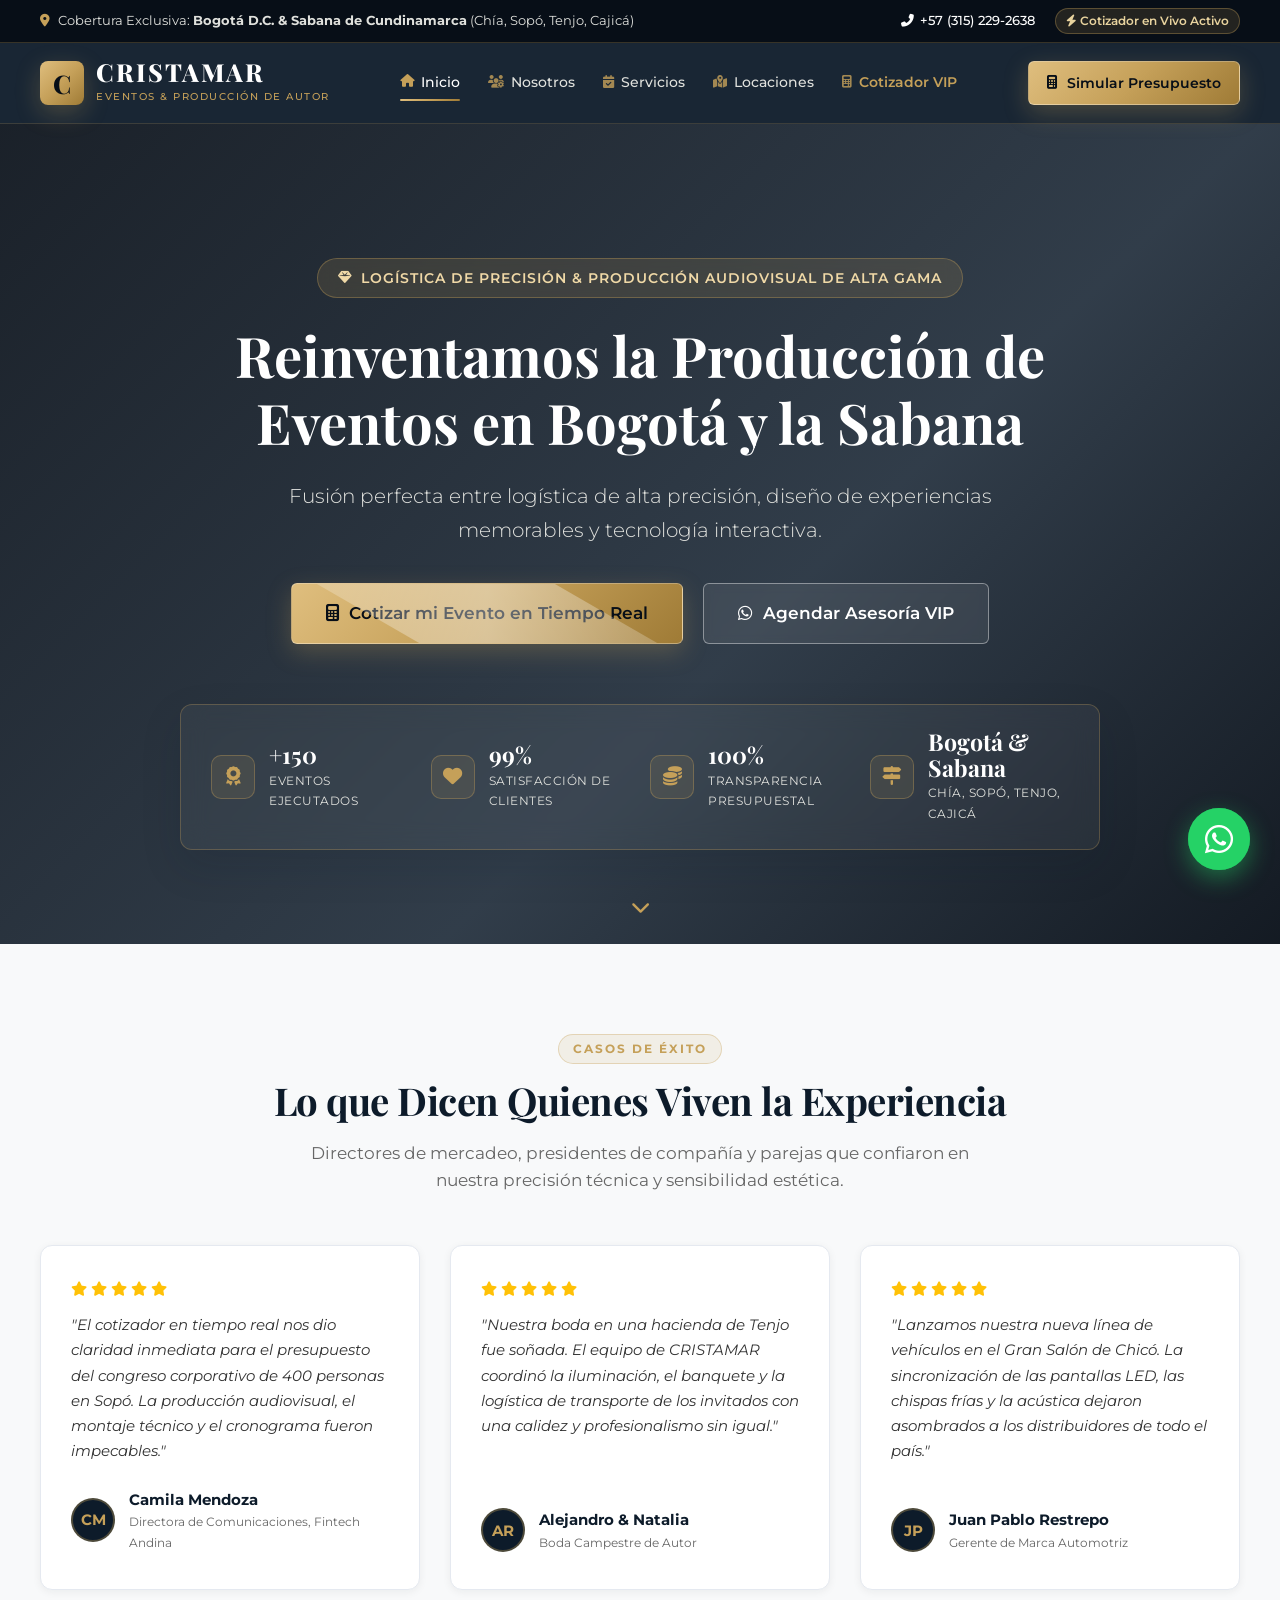
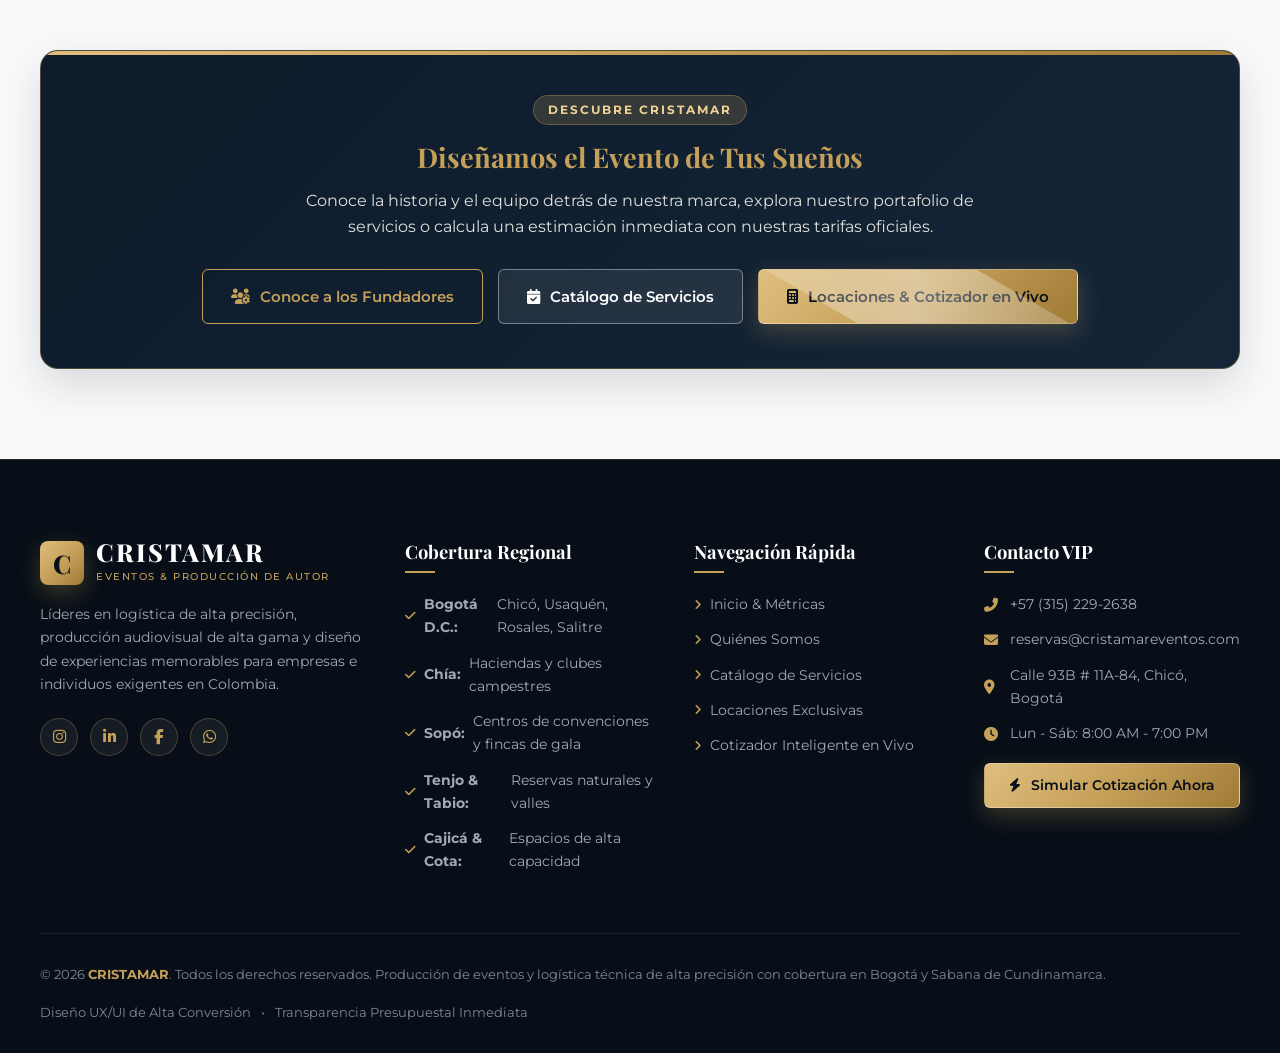
<file: index.html>
<!DOCTYPE html>
<html lang="es">
<head>
  <meta charset="UTF-8">
  <meta name="viewport" content="width=device-width, initial-scale=1.0">
  <title>CRISTAMAR | Producción de Eventos Corporativos, Bodas de Autor y Logística Técnica</title>
  <meta name="description" content="CRISTAMAR: Eventos corporativos de alta precisión, bodas de autor y logística técnica audiovisual en Bogotá y la Sabana de Cundinamarca (Chía, Sopó, Tenjo, Cajicá). Cotiza en tiempo real.">
  <meta name="keywords" content="eventos corporativos Bogotá, bodas de autor Sabana de Cundinamarca, producción audiovisual Chía Sopó Tenjo, cotizador eventos Bogotá, logística técnica eventos">
  
  <!-- Favicon -->
  <link rel="icon" href="data:image/svg+xml,<svg xmlns=%22http://www.w3.org/2000/svg%22 viewBox=%220 0 100 100%22><text y=%22.9em%22 font-size=%2290%22>✨</text></svg>">

  <!-- Google Fonts: Playfair Display & Montserrat -->
  <link rel="preconnect" href="https://fonts.googleapis.com">
  <link rel="preconnect" href="https://fonts.gstatic.com" crossorigin>
  <link href="https://fonts.googleapis.com/css2?family=Montserrat:ital,wght@0,300;0,400;0,500;0,600;0,700;1,400&family=Playfair+Display:ital,wght@0,500;0,600;0,700;0,800;1,600&display=swap" rel="stylesheet">

  <!-- Font Awesome Icons -->
  <link rel="stylesheet" href="https://cdnjs.cloudflare.com/ajax/libs/font-awesome/6.5.1/css/all.min.css">

  <!-- Custom CSS -->
  <link rel="stylesheet" href="styles.css">
</head>
<body>

  <!-- Top Announcement Bar -->
  <div class="top-announcement-bar">
    <div class="container announcement-content">
      <div class="announcement-item">
        <i class="fas fa-map-marker-alt"></i>
        <span>Cobertura Exclusiva: <strong>Bogotá D.C. &amp; Sabana de Cundinamarca</strong> (Chía, Sopó, Tenjo, Cajicá)</span>
      </div>
      <div class="announcement-actions">
        <a href="tel:+573152292638" class="contact-quick-link"><i class="fas fa-phone-alt"></i> +57 (315) 229-2638</a>
        <a href="locaciones.html#cotizador" class="top-badge-cta"><i class="fas fa-bolt"></i> Cotizador en Vivo Activo</a>
      </div>
    </div>
  </div>

  <!-- Header & Navigation -->
  <header class="site-header" id="header">
    <div class="container header-container">
      <!-- Brand Logo -->
      <a href="index.html" class="brand-logo" aria-label="CRISTAMAR Inicio">
        <div class="logo-symbol">C</div>
        <div class="logo-text">
          <span class="logo-main">CRISTAMAR</span>
          <span class="logo-tagline">Eventos &amp; Producción de Autor</span>
        </div>
      </a>

      <!-- Desktop Nav -->
      <nav class="main-nav" id="main-nav" aria-label="Navegación Principal">
        <ul class="nav-links">
          <li><a href="index.html" class="nav-link active"><i class="fas fa-home"></i> Inicio</a></li>
          <li><a href="nosotros.html" class="nav-link"><i class="fas fa-users-cog"></i> Nosotros</a></li>
          <li><a href="servicios.html" class="nav-link"><i class="fas fa-calendar-check"></i> Servicios</a></li>
          <li><a href="locaciones.html" class="nav-link"><i class="fas fa-map-marked-alt"></i> Locaciones</a></li>
          <li><a href="locaciones.html#cotizador" class="nav-link nav-highlight"><i class="fas fa-calculator"></i> Cotizador VIP</a></li>
        </ul>
        <div class="mobile-nav-cta">
          <a href="locaciones.html#cotizador" class="btn btn-gold btn-block" id="btn-mobile-nav-quote">
            <i class="fas fa-calculator"></i> Simular Cotización en Vivo
          </a>
          <a href="tel:+573152292638" class="mobile-phone-link">
            <i class="fas fa-phone-alt"></i> +57 (315) 229-2638
          </a>
        </div>
      </nav>

      <!-- Action Button & Mobile Burger -->
      <div class="header-actions">
        <a href="locaciones.html#cotizador" class="btn btn-gold btn-sm d-none-mobile">
          <i class="fas fa-calculator"></i> Simular Presupuesto
        </a>
        <button class="menu-toggle" id="menu-toggle" aria-label="Abrir Menú">
          <span class="burger-bar"></span>
          <span class="burger-bar"></span>
          <span class="burger-bar"></span>
        </button>
      </div>
    </div>
  </header>

  <main>
    <!-- 1. HERO SECTION (#inicio) -->
    <section class="hero-section" id="inicio">
      <div class="hero-overlay"></div>
      <div class="container hero-content">
        <div class="hero-badge">
          <i class="fas fa-gem"></i> Logística de Precisión &amp; Producción Audiovisual de Alta Gama
        </div>
        <h1 class="hero-title">
          Reinventamos la Producción de Eventos en Bogotá y la Sabana
        </h1>
        <p class="hero-subtitle">
          Fusión perfecta entre logística de alta precisión, diseño de experiencias memorables y tecnología interactiva.
        </p>
        <div class="hero-actions">
          <a href="locaciones.html#cotizador" class="btn btn-gold btn-lg btn-glow">
            <i class="fas fa-calculator"></i> Cotizar mi Evento en Tiempo Real
          </a>
          <a href="https://wa.me/573152292638?text=Hola%20CRISTAMAR%2C%20deseo%20agendar%20una%20Asesor%C3%ADa%20VIP%20para%20un%20evento." target="_blank" rel="noopener noreferrer" class="btn btn-outline-white btn-lg" id="btn-hero-asesoria">
            <i class="fab fa-whatsapp"></i> Agendar Asesoría VIP
          </a>
        </div>

        <!-- Barra de Métricas -->
        <div class="metrics-bar">
          <div class="metric-item">
            <div class="metric-icon"><i class="fas fa-award"></i></div>
            <div class="metric-info">
              <span class="metric-number">+150</span>
              <span class="metric-label">Eventos Ejecutados</span>
            </div>
          </div>
          <div class="metric-separator"></div>
          <div class="metric-item">
            <div class="metric-icon"><i class="fas fa-heart"></i></div>
            <div class="metric-info">
              <span class="metric-number">99%</span>
              <span class="metric-label">Satisfacción de Clientes</span>
            </div>
          </div>
          <div class="metric-separator"></div>
          <div class="metric-item">
            <div class="metric-icon"><i class="fas fa-coins"></i></div>
            <div class="metric-info">
              <span class="metric-number">100%</span>
              <span class="metric-label">Transparencia Presupuestal</span>
            </div>
          </div>
          <div class="metric-separator"></div>
          <div class="metric-item">
            <div class="metric-icon"><i class="fas fa-map-signs"></i></div>
            <div class="metric-info">
              <span class="metric-number">Bogotá &amp; Sabana</span>
              <span class="metric-label">Chía, Sopó, Tenjo, Cajicá</span>
            </div>
          </div>
        </div>
      </div>
      
      <!-- Scroll down indicator -->
      <a href="#testimonios" class="scroll-down-indicator" aria-label="Desplazar hacia testimonios">
        <i class="fas fa-chevron-down"></i>
      </a>
    </section>

    <!-- 2. TESTIMONIOS Y CONFIANZA (#testimonios) -->
    <section class="section section-testimonios bg-light" id="testimonios">
      <div class="container">
        <div class="section-header text-center">
          <span class="section-tag">CASOS DE ÉXITO</span>
          <h2 class="section-title">Lo que Dicen Quienes Viven la Experiencia</h2>
          <p class="section-description">
            Directores de mercadeo, presidentes de compañía y parejas que confiaron en nuestra precisión técnica y sensibilidad estética.
          </p>
        </div>

        <div class="testimonials-grid">
          
          <div class="testimonial-card">
            <div class="testimonial-stars">
              <i class="fas fa-star"></i><i class="fas fa-star"></i><i class="fas fa-star"></i><i class="fas fa-star"></i><i class="fas fa-star"></i>
            </div>
            <p class="testimonial-quote">
              "El cotizador en tiempo real nos dio claridad inmediata para el presupuesto del congreso corporativo de 400 personas en Sopó. La producción audiovisual, el montaje técnico y el cronograma fueron impecables."
            </p>
            <div class="testimonial-author">
              <div class="author-avatar">CM</div>
              <div class="author-details">
                <strong>Camila Mendoza</strong>
                <span>Directora de Comunicaciones, Fintech Andina</span>
              </div>
            </div>
          </div>

          <div class="testimonial-card">
            <div class="testimonial-stars">
              <i class="fas fa-star"></i><i class="fas fa-star"></i><i class="fas fa-star"></i><i class="fas fa-star"></i><i class="fas fa-star"></i>
            </div>
            <p class="testimonial-quote">
              "Nuestra boda en una hacienda de Tenjo fue soñada. El equipo de CRISTAMAR coordinó la iluminación, el banquete y la logística de transporte de los invitados con una calidez y profesionalismo sin igual."
            </p>
            <div class="testimonial-author">
              <div class="author-avatar">AR</div>
              <div class="author-details">
                <strong>Alejandro &amp; Natalia</strong>
                <span>Boda Campestre de Autor</span>
              </div>
            </div>
          </div>

          <div class="testimonial-card">
            <div class="testimonial-stars">
              <i class="fas fa-star"></i><i class="fas fa-star"></i><i class="fas fa-star"></i><i class="fas fa-star"></i><i class="fas fa-star"></i>
            </div>
            <p class="testimonial-quote">
              "Lanzamos nuestra nueva línea de vehículos en el Gran Salón de Chicó. La sincronización de las pantallas LED, las chispas frías y la acústica dejaron asombrados a los distribuidores de todo el país."
            </p>
            <div class="testimonial-author">
              <div class="author-avatar">JP</div>
              <div class="author-details">
                <strong>Juan Pablo Restrepo</strong>
                <span>Gerente de Marca Automotriz</span>
              </div>
            </div>
          </div>

        </div>

        <!-- Banner de Navegación hacia las otras secciones -->
        <div style="margin-top: 60px;">
          <div class="card-luxury text-center" style="padding: 44px 24px; background: linear-gradient(135deg, #0D1B2A 0%, #152538 100%); border: 1px solid var(--color-border-gold); border-radius: var(--radius-lg); color: #FFFFFF;">
            <span class="section-tag tag-gold" style="margin-bottom: 15px; display: inline-block;">DESCUBRE CRISTAMAR</span>
            <h3 style="color: var(--color-accent); font-family: var(--font-serif); margin-bottom: 14px; font-size: 1.7rem;">Diseñamos el Evento de Tus Sueños</h3>
            <p style="color: var(--color-text-light); max-width: 680px; margin: 0 auto 30px auto; line-height: 1.6;">
              Conoce la historia y el equipo detrás de nuestra marca, explora nuestro portafolio de servicios o calcula una estimación inmediata con nuestras tarifas oficiales.
            </p>
            <div style="display: flex; gap: 15px; justify-content: center; flex-wrap: wrap;">
              <a href="nosotros.html" class="btn btn-outline-gold">
                <i class="fas fa-users-cog"></i> Conoce a los Fundadores
              </a>
              <a href="servicios.html" class="btn btn-outline-white">
                <i class="fas fa-calendar-check"></i> Catálogo de Servicios
              </a>
              <a href="locaciones.html#cotizador" class="btn btn-gold btn-glow">
                <i class="fas fa-calculator"></i> Locaciones &amp; Cotizador en Vivo
              </a>
            </div>
          </div>
        </div>

      </div>
    </section>
  </main>

  <!-- FOOTER -->
  <footer class="site-footer">
    <div class="container">
      <div class="footer-top-grid">
        
        <!-- Brand Info -->
        <div class="footer-col brand-col">
          <div class="brand-logo footer-logo">
            <div class="logo-symbol">C</div>
            <div class="logo-text">
              <span class="logo-main">CRISTAMAR</span>
              <span class="logo-tagline">Eventos &amp; Producción de Autor</span>
            </div>
          </div>
          <p class="footer-about-text">
            Líderes en logística de alta precisión, producción audiovisual de alta gama y diseño de experiencias memorables para empresas e individuos exigentes en Colombia.
          </p>
          <div class="footer-social-links">
            <a href="https://instagram.com" target="_blank" rel="noopener noreferrer" aria-label="Instagram"><i class="fab fa-instagram"></i></a>
            <a href="https://linkedin.com" target="_blank" rel="noopener noreferrer" aria-label="LinkedIn"><i class="fab fa-linkedin-in"></i></a>
            <a href="https://facebook.com" target="_blank" rel="noopener noreferrer" aria-label="Facebook"><i class="fab fa-facebook-f"></i></a>
            <a href="https://wa.me/573152292638" target="_blank" rel="noopener noreferrer" aria-label="WhatsApp"><i class="fab fa-whatsapp"></i></a>
          </div>
        </div>

        <!-- Cobertura Local -->
        <div class="footer-col">
          <h4 class="footer-heading">Cobertura Regional</h4>
          <ul class="footer-list">
            <li><i class="fas fa-check"></i> <strong>Bogotá D.C.:</strong> Chicó, Usaquén, Rosales, Salitre</li>
            <li><i class="fas fa-check"></i> <strong>Chía:</strong> Haciendas y clubes campestres</li>
            <li><i class="fas fa-check"></i> <strong>Sopó:</strong> Centros de convenciones y fincas de gala</li>
            <li><i class="fas fa-check"></i> <strong>Tenjo &amp; Tabio:</strong> Reservas naturales y valles</li>
            <li><i class="fas fa-check"></i> <strong>Cajicá &amp; Cota:</strong> Espacios de alta capacidad</li>
          </ul>
        </div>

        <!-- Enlaces Rápidos -->
        <div class="footer-col">
          <h4 class="footer-heading">Navegación Rápida</h4>
          <ul class="footer-list">
            <li><a href="index.html"><i class="fas fa-angle-right"></i> Inicio &amp; Métricas</a></li>
            <li><a href="nosotros.html"><i class="fas fa-angle-right"></i> Quiénes Somos</a></li>
            <li><a href="servicios.html"><i class="fas fa-angle-right"></i> Catálogo de Servicios</a></li>
            <li><a href="locaciones.html"><i class="fas fa-angle-right"></i> Locaciones Exclusivas</a></li>
            <li><a href="locaciones.html#cotizador"><i class="fas fa-angle-right"></i> Cotizador Inteligente en Vivo</a></li>
          </ul>
        </div>

        <!-- Contacto Directo -->
        <div class="footer-col contact-col">
          <h4 class="footer-heading">Contacto VIP</h4>
          <p><i class="fas fa-phone-alt"></i> +57 (315) 229-2638</p>
          <p><i class="fas fa-envelope"></i> reservas@cristamareventos.com</p>
          <p><i class="fas fa-map-marker-alt"></i> Calle 93B # 11A-84, Chicó, Bogotá</p>
          <p><i class="fas fa-clock"></i> Lun - Sáb: 8:00 AM - 7:00 PM</p>
          <div class="footer-action-wrap">
            <a href="locaciones.html#cotizador" class="btn btn-gold btn-sm btn-block">
              <i class="fas fa-bolt"></i> Simular Cotización Ahora
            </a>
          </div>
        </div>

      </div>

      <div class="footer-bottom">
        <div class="footer-copyright">
          &copy; 2026 <strong>CRISTAMAR</strong>. Todos los derechos reservados. Producción de eventos y logística técnica de alta precisión con cobertura en Bogotá y Sabana de Cundinamarca.
        </div>
        <div class="footer-bottom-links">
          <span>Diseño UX/UI de Alta Conversión</span>
          <span>•</span>
          <span>Transparencia Presupuestal Inmediata</span>
        </div>
      </div>
    </div>
  </footer>

  <!-- Botón Flotante de WhatsApp -->
  <a href="https://wa.me/573152292638?text=Hola%20CRISTAMAR%2C%20quisiera%20recibir%20asesor%C3%ADa%20personalizada%20para%20mi%20evento." class="floating-whatsapp-btn" target="_blank" rel="noopener noreferrer" aria-label="Hablar por WhatsApp con un Asesor VIP">
    <i class="fab fa-whatsapp"></i>
    <span class="whatsapp-tooltip">¿Deseas Asesoría VIP? ¡Escríbenos!</span>
  </a>

  <!-- Toast Notification Container para Feedback al Usuario -->
  <div class="toast-container" id="toast-container" aria-live="polite"></div>

  <!-- Custom JavaScript -->
  <script src="script.js"></script>
</body>
</html>
</file>
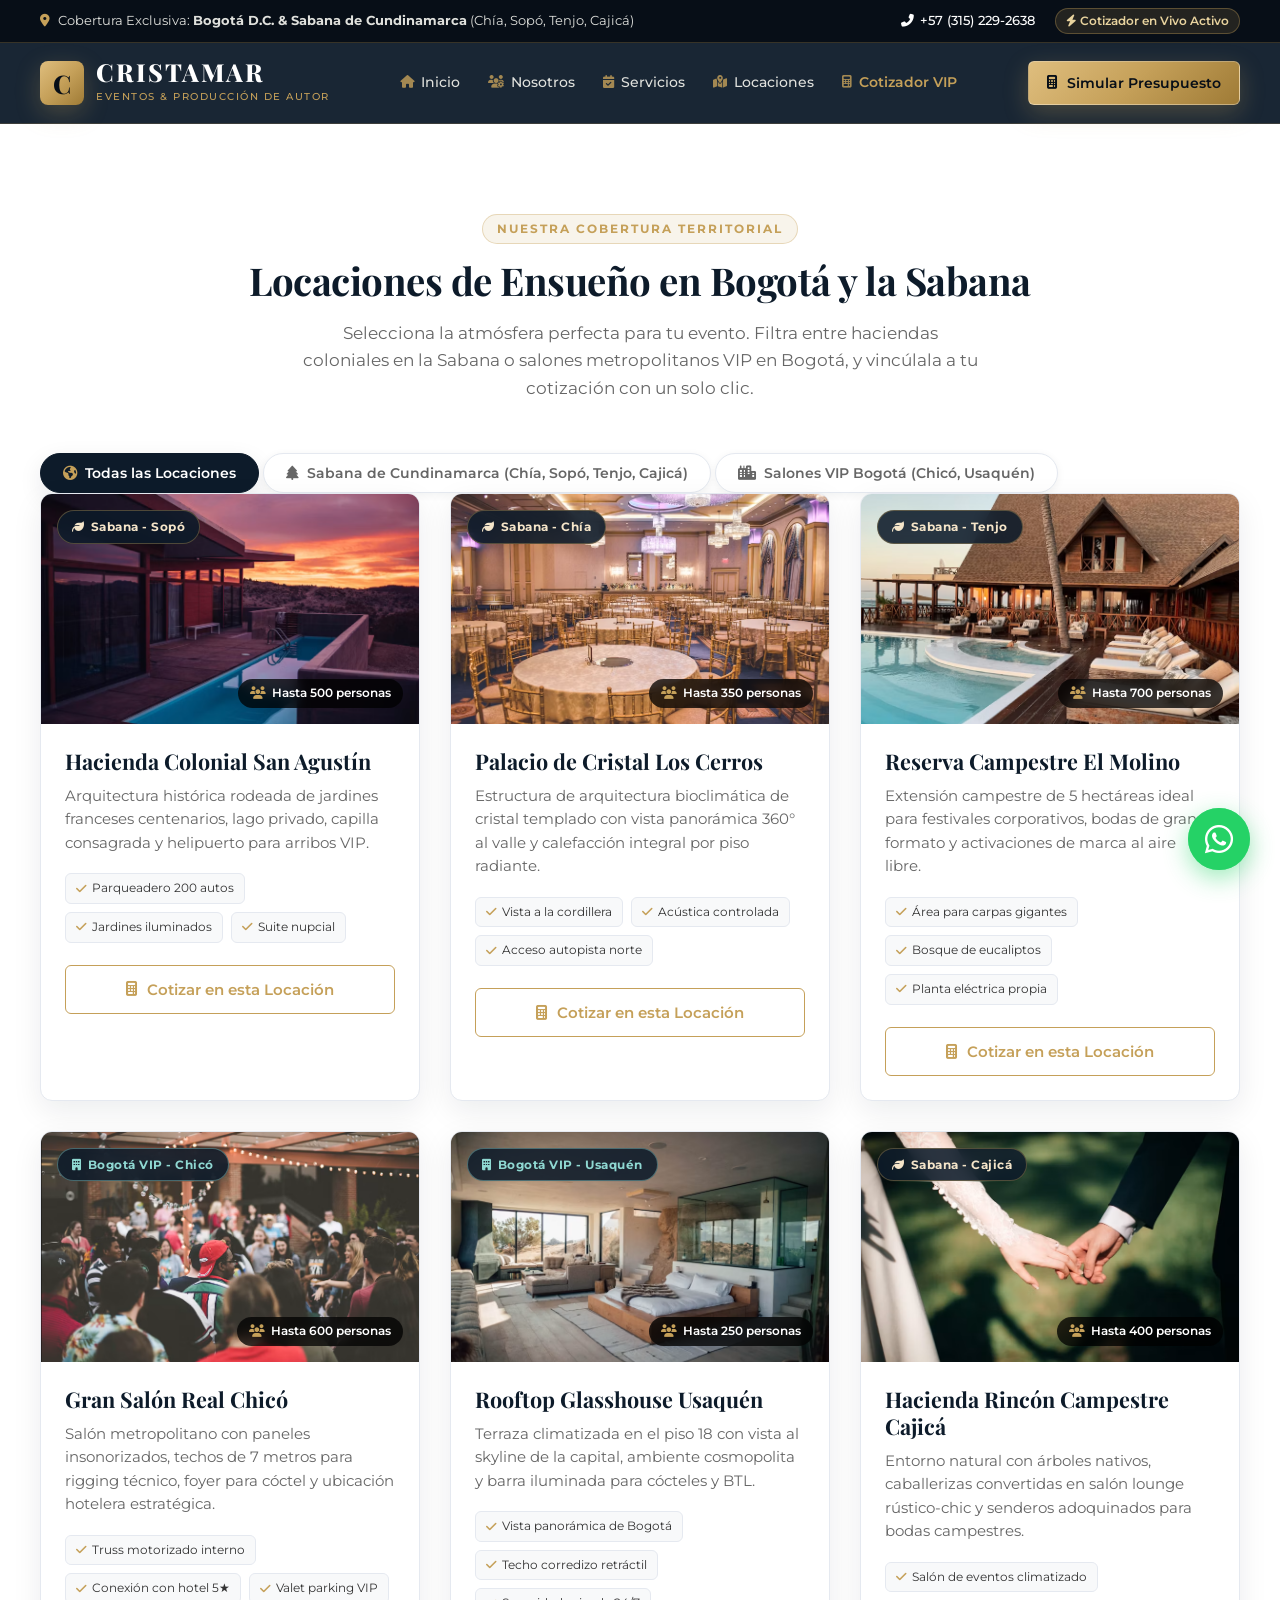
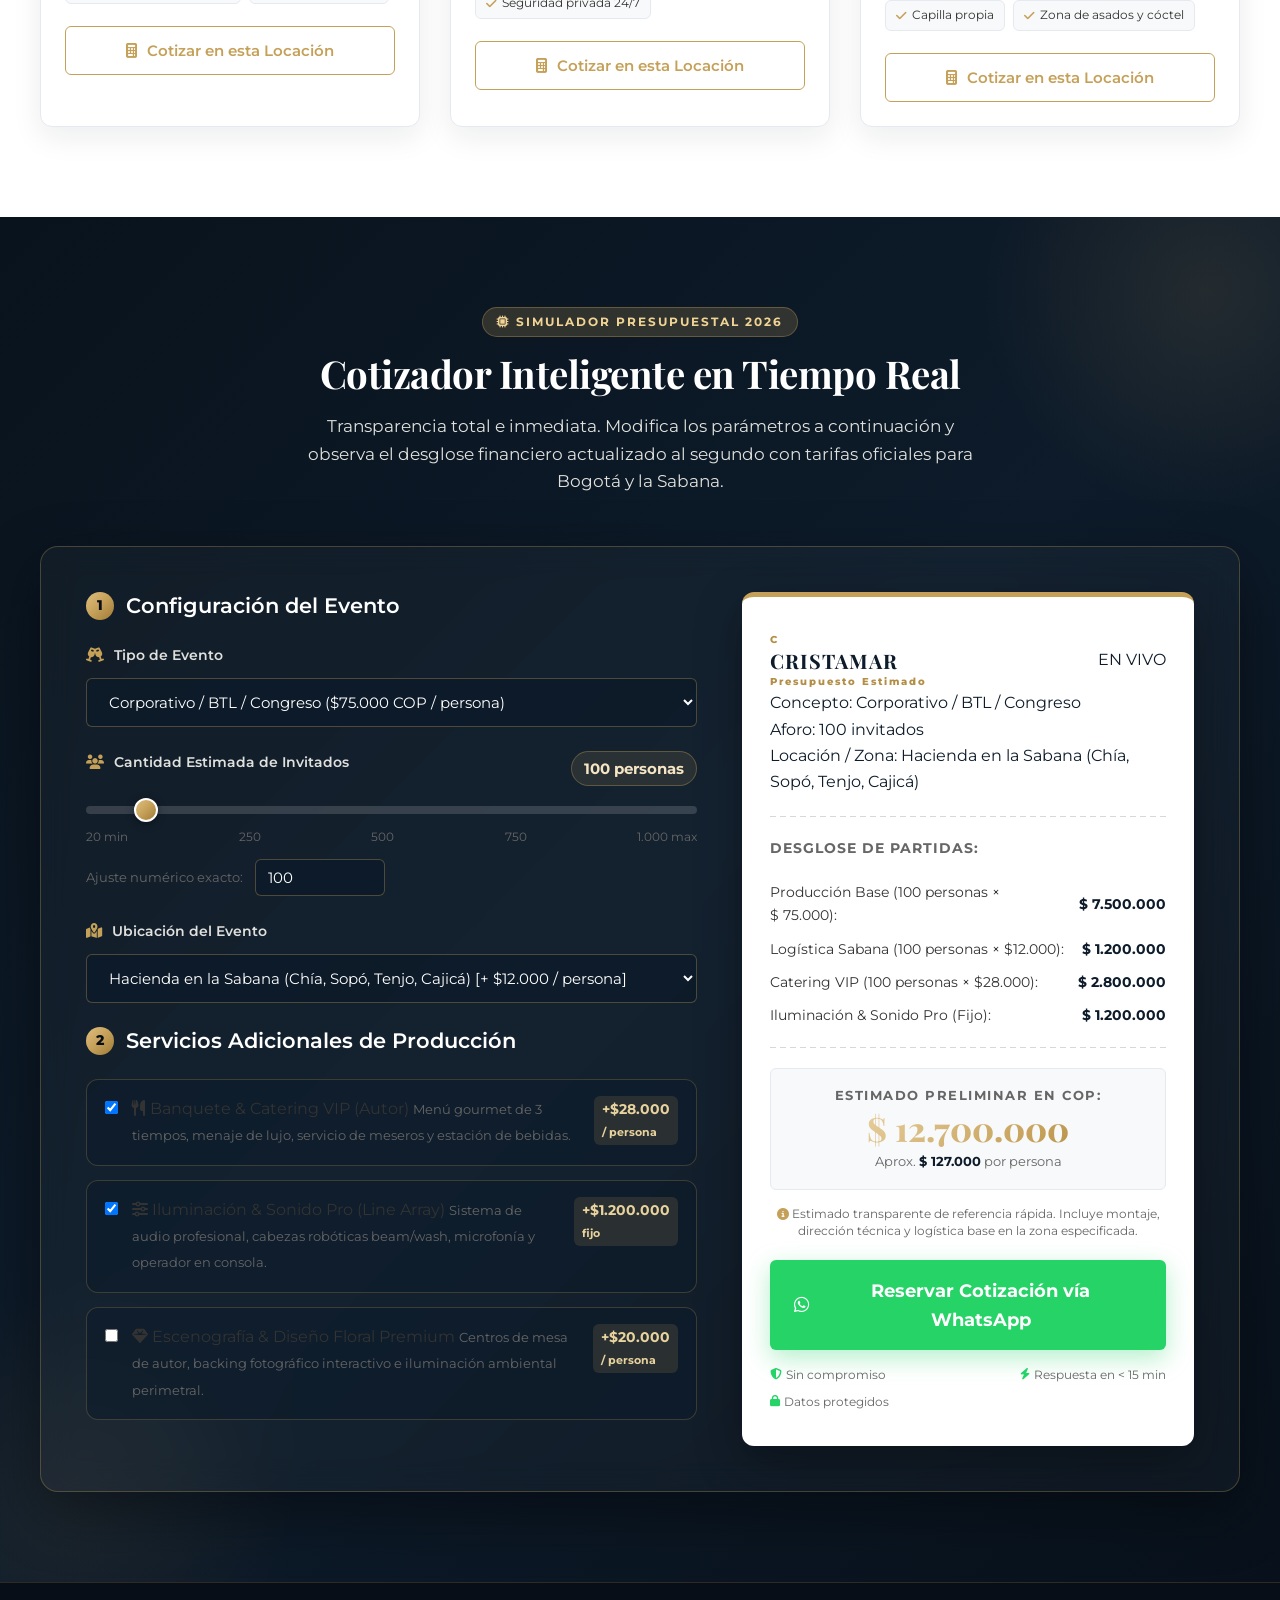
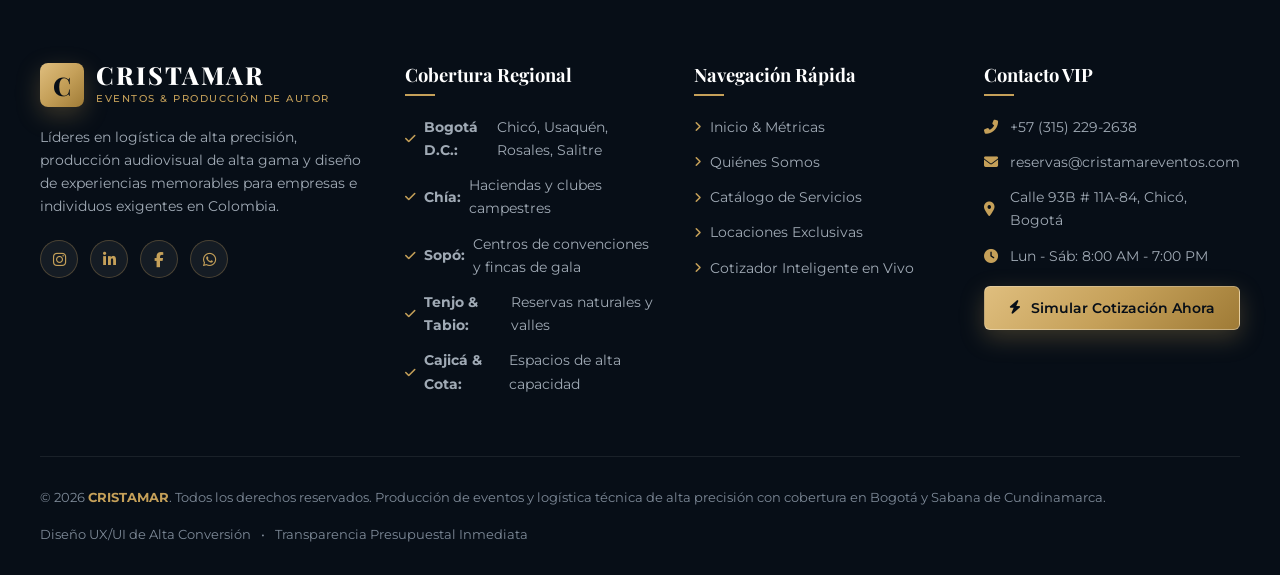
<file: locaciones.html>
<!DOCTYPE html>
<html lang="es">
<head>
  <meta charset="UTF-8">
  <meta name="viewport" content="width=device-width, initial-scale=1.0">
  <title>Locaciones Exclusivas &amp; Cotizador en Vivo | CRISTAMAR</title>
  <meta name="description" content="Descubre haciendas coloniales en la Sabana (Chía, Sopó, Tenjo, Cajicá) y salones VIP en Bogotá. Simula tu presupuesto en tiempo real con tarifas transparentes.">
  <meta name="keywords" content="locaciones eventos Sabana, haciendas bodas Chia Sopo, salones eventos Bogota Chico, cotizador eventos tiempo real">
  
  <!-- Favicon -->
  <link rel="icon" href="data:image/svg+xml,<svg xmlns=%22http://www.w3.org/2000/svg%22 viewBox=%220 0 100 100%22><text y=%22.9em%22 font-size=%2290%22>✨</text></svg>">

  <!-- Google Fonts: Playfair Display & Montserrat -->
  <link rel="preconnect" href="https://fonts.googleapis.com">
  <link rel="preconnect" href="https://fonts.gstatic.com" crossorigin>
  <link href="https://fonts.googleapis.com/css2?family=Montserrat:ital,wght@0,300;0,400;0,500;0,600;0,700;1,400&family=Playfair+Display:ital,wght@0,500;0,600;0,700;0,800;1,600&display=swap" rel="stylesheet">

  <!-- Font Awesome Icons -->
  <link rel="stylesheet" href="https://cdnjs.cloudflare.com/ajax/libs/font-awesome/6.5.1/css/all.min.css">

  <!-- Custom CSS -->
  <link rel="stylesheet" href="styles.css">
</head>
<body>

  <!-- Top Announcement Bar -->
  <div class="top-announcement-bar">
    <div class="container announcement-content">
      <div class="announcement-item">
        <i class="fas fa-map-marker-alt"></i>
        <span>Cobertura Exclusiva: <strong>Bogotá D.C. &amp; Sabana de Cundinamarca</strong> (Chía, Sopó, Tenjo, Cajicá)</span>
      </div>
      <div class="announcement-actions">
        <a href="tel:+573152292638" class="contact-quick-link"><i class="fas fa-phone-alt"></i> +57 (315) 229-2638</a>
        <a href="#cotizador" class="top-badge-cta"><i class="fas fa-bolt"></i> Cotizador en Vivo Activo</a>
      </div>
    </div>
  </div>

  <!-- Header & Navigation -->
  <header class="site-header" id="header">
    <div class="container header-container">
      <!-- Brand Logo -->
      <a href="index.html" class="brand-logo" aria-label="CRISTAMAR Inicio">
        <div class="logo-symbol">C</div>
        <div class="logo-text">
          <span class="logo-main">CRISTAMAR</span>
          <span class="logo-tagline">Eventos &amp; Producción de Autor</span>
        </div>
      </a>

      <!-- Desktop Nav -->
      <nav class="main-nav" id="main-nav" aria-label="Navegación Principal">
        <ul class="nav-links">
          <li><a href="index.html" class="nav-link"><i class="fas fa-home"></i> Inicio</a></li>
          <li><a href="nosotros.html" class="nav-link"><i class="fas fa-users-cog"></i> Nosotros</a></li>
          <li><a href="servicios.html" class="nav-link"><i class="fas fa-calendar-check"></i> Servicios</a></li>
          <li><a href="locaciones.html" class="nav-link active"><i class="fas fa-map-marked-alt"></i> Locaciones</a></li>
          <li><a href="#cotizador" class="nav-link nav-highlight"><i class="fas fa-calculator"></i> Cotizador VIP</a></li>
        </ul>
        <div class="mobile-nav-cta">
          <a href="#cotizador" class="btn btn-gold btn-block" id="btn-mobile-nav-quote">
            <i class="fas fa-calculator"></i> Simular Cotización en Vivo
          </a>
          <a href="tel:+573152292638" class="mobile-phone-link">
            <i class="fas fa-phone-alt"></i> +57 (315) 229-2638
          </a>
        </div>
      </nav>

      <!-- Action Button & Mobile Burger -->
      <div class="header-actions">
        <a href="#cotizador" class="btn btn-gold btn-sm d-none-mobile">
          <i class="fas fa-calculator"></i> Simular Presupuesto
        </a>
        <button class="menu-toggle" id="menu-toggle" aria-label="Abrir Menú">
          <span class="burger-bar"></span>
          <span class="burger-bar"></span>
          <span class="burger-bar"></span>
        </button>
      </div>
    </div>
  </header>

  <main>
    <!-- 4. LOCACIONES (#locaciones - Buscador y Filtro por Zona) -->
    <section class="section section-locaciones" id="locaciones">
      <div class="container">
        
        <div class="section-header text-center">
          <span class="section-tag">NUESTRA COBERTURA TERRITORIAL</span>
          <h1 class="section-title">Locaciones de Ensueño en Bogotá y la Sabana</h1>
          <p class="section-description">
            Selecciona la atmósfera perfecta para tu evento. Filtra entre haciendas coloniales en la Sabana o salones metropolitanos VIP en Bogotá, y vincúlala a tu cotización con un solo clic.
          </p>
        </div>

        <!-- Filtros de Zona -->
        <div class="loc-filter-bar" role="group" aria-label="Filtro de Locaciones">
          <button class="loc-filter-btn active" data-zone="all">
            <i class="fas fa-globe-americas"></i> Todas las Locaciones
          </button>
          <button class="loc-filter-btn" data-zone="sabana">
            <i class="fas fa-tree"></i> Sabana de Cundinamarca (Chía, Sopó, Tenjo, Cajicá)
          </button>
          <button class="loc-filter-btn" data-zone="bogota">
            <i class="fas fa-city"></i> Salones VIP Bogotá (Chicó, Usaquén)
          </button>
        </div>

        <!-- Grid de Locaciones -->
        <div class="locations-grid" id="locations-container">

          <!-- Locación 1: Sabana (Sopó) -->
          <div class="location-card" data-zone="sabana">
            <div class="location-img-wrap">
              <img src="imagenes/Hacienda%20Colonial%20San%20Agust%C3%ADn%20(Sop%C3%B3).png" alt="Hacienda Colonial Sopó">
              <div class="location-zone-tag tag-sabana">
                <i class="fas fa-leaf"></i> Sabana - Sopó
              </div>
              <div class="location-capacity">
                <i class="fas fa-users"></i> Hasta 500 personas
              </div>
            </div>
            <div class="location-content">
              <h2 class="location-name">Hacienda Colonial San Agustín</h2>
              <p class="location-desc">
                Arquitectura histórica rodeada de jardines franceses centenarios, lago privado, capilla consagrada y helipuerto para arribos VIP.
              </p>
              <div class="location-perks">
                <span><i class="fas fa-check"></i> Parqueadero 200 autos</span>
                <span><i class="fas fa-check"></i> Jardines iluminados</span>
                <span><i class="fas fa-check"></i> Suite nupcial</span>
              </div>
              <button class="btn btn-outline-gold btn-block btn-select-location" data-zone="sabana" data-location-name="Hacienda Colonial San Agustín (Sopó)">
                <i class="fas fa-calculator"></i> Cotizar en esta Locación
              </button>
            </div>
          </div>

          <!-- Locación 2: Sabana (Chía) -->
          <div class="location-card" data-zone="sabana">
            <div class="location-img-wrap">
              <img src="imagenes/Palacio%20de%20Cristal%20Los%20Cerros%20(Ch%C3%ADa).png" alt="Domo Campestre de Cristal Chía">
              <div class="location-zone-tag tag-sabana">
                <i class="fas fa-leaf"></i> Sabana - Chía
              </div>
              <div class="location-capacity">
                <i class="fas fa-users"></i> Hasta 350 personas
              </div>
            </div>
            <div class="location-content">
              <h2 class="location-name">Palacio de Cristal Los Cerros</h2>
              <p class="location-desc">
                Estructura de arquitectura bioclimática de cristal templado con vista panorámica 360° al valle y calefacción integral por piso radiante.
              </p>
              <div class="location-perks">
                <span><i class="fas fa-check"></i> Vista a la cordillera</span>
                <span><i class="fas fa-check"></i> Acústica controlada</span>
                <span><i class="fas fa-check"></i> Acceso autopista norte</span>
              </div>
              <button class="btn btn-outline-gold btn-block btn-select-location" data-zone="sabana" data-location-name="Palacio de Cristal Los Cerros (Chía)">
                <i class="fas fa-calculator"></i> Cotizar en esta Locación
              </button>
            </div>
          </div>

          <!-- Locación 3: Sabana (Tenjo) -->
          <div class="location-card" data-zone="sabana">
            <div class="location-img-wrap">
              <img src="imagenes/Reserva%20Campestre%20El%20Molino%20(Tenjo).png" alt="Reserva Campestre Tenjo">
              <div class="location-zone-tag tag-sabana">
                <i class="fas fa-leaf"></i> Sabana - Tenjo
              </div>
              <div class="location-capacity">
                <i class="fas fa-users"></i> Hasta 700 personas
              </div>
            </div>
            <div class="location-content">
              <h2 class="location-name">Reserva Campestre El Molino</h2>
              <p class="location-desc">
                Extensión campestre de 5 hectáreas ideal para festivales corporativos, bodas de gran formato y activaciones de marca al aire libre.
              </p>
              <div class="location-perks">
                <span><i class="fas fa-check"></i> Área para carpas gigantes</span>
                <span><i class="fas fa-check"></i> Bosque de eucaliptos</span>
                <span><i class="fas fa-check"></i> Planta eléctrica propia</span>
              </div>
              <button class="btn btn-outline-gold btn-block btn-select-location" data-zone="sabana" data-location-name="Reserva Campestre El Molino (Tenjo)">
                <i class="fas fa-calculator"></i> Cotizar en esta Locación
              </button>
            </div>
          </div>

          <!-- Locación 4: Bogotá (Chicó) -->
          <div class="location-card" data-zone="bogota">
            <div class="location-img-wrap">
              <img src="imagenes/Gran%20Sal%C3%B3n%20Real%20Chic%C3%B3%20(Bogot%C3%A1%20VIP).png" alt="Gran Salón Metropolitano Chicó">
              <div class="location-zone-tag tag-bogota">
                <i class="fas fa-building"></i> Bogotá VIP - Chicó
              </div>
              <div class="location-capacity">
                <i class="fas fa-users"></i> Hasta 600 personas
              </div>
            </div>
            <div class="location-content">
              <h2 class="location-name">Gran Salón Real Chicó</h2>
              <p class="location-desc">
                Salón metropolitano con paneles insonorizados, techos de 7 metros para rigging técnico, foyer para cóctel y ubicación hotelera estratégica.
              </p>
              <div class="location-perks">
                <span><i class="fas fa-check"></i> Truss motorizado interno</span>
                <span><i class="fas fa-check"></i> Conexión con hotel 5★</span>
                <span><i class="fas fa-check"></i> Valet parking VIP</span>
              </div>
              <button class="btn btn-outline-gold btn-block btn-select-location" data-zone="bogota" data-location-name="Gran Salón Real Chicó (Bogotá)">
                <i class="fas fa-calculator"></i> Cotizar en esta Locación
              </button>
            </div>
          </div>

          <!-- Locación 5: Bogotá (Usaquén) -->
          <div class="location-card" data-zone="bogota">
            <div class="location-img-wrap">
              <img src="imagenes/Rooftop%20Glasshouse%20Usaqu%C3%A9n%20(Bogot%C3%A1%20VIP).png" alt="Rooftop & Terraza Usaquén">
              <div class="location-zone-tag tag-bogota">
                <i class="fas fa-building"></i> Bogotá VIP - Usaquén
              </div>
              <div class="location-capacity">
                <i class="fas fa-users"></i> Hasta 250 personas
              </div>
            </div>
            <div class="location-content">
              <h2 class="location-name">Rooftop Glasshouse Usaquén</h2>
              <p class="location-desc">
                Terraza climatizada en el piso 18 con vista al skyline de la capital, ambiente cosmopolita y barra iluminada para cócteles y BTL.
              </p>
              <div class="location-perks">
                <span><i class="fas fa-check"></i> Vista panorámica de Bogotá</span>
                <span><i class="fas fa-check"></i> Techo corredizo retráctil</span>
                <span><i class="fas fa-check"></i> Seguridad privada 24/7</span>
              </div>
              <button class="btn btn-outline-gold btn-block btn-select-location" data-zone="bogota" data-location-name="Rooftop Glasshouse (Usaquén)">
                <i class="fas fa-calculator"></i> Cotizar en esta Locación
              </button>
            </div>
          </div>

          <!-- Locación 6: Sabana (Cajicá) -->
          <div class="location-card" data-zone="sabana">
            <div class="location-img-wrap">
              <img src="imagenes/Hacienda%20Rinc%C3%B3n%20Campestre%20(Cajic%C3%A1).png" alt="Hacienda Santa Bárbara Cajicá">
              <div class="location-zone-tag tag-sabana">
                <i class="fas fa-leaf"></i> Sabana - Cajicá
              </div>
              <div class="location-capacity">
                <i class="fas fa-users"></i> Hasta 400 personas
              </div>
            </div>
            <div class="location-content">
              <h2 class="location-name">Hacienda Rincón Campestre Cajicá</h2>
              <p class="location-desc">
                Entorno natural con árboles nativos, caballerizas convertidas en salón lounge rústico-chic y senderos adoquinados para bodas campestres.
              </p>
              <div class="location-perks">
                <span><i class="fas fa-check"></i> Salón de eventos climatizado</span>
                <span><i class="fas fa-check"></i> Capilla propia</span>
                <span><i class="fas fa-check"></i> Zona de asados y cóctel</span>
              </div>
              <button class="btn btn-outline-gold btn-block btn-select-location" data-zone="sabana" data-location-name="Hacienda Rincón Campestre (Cajicá)">
                <i class="fas fa-calculator"></i> Cotizar en esta Locación
              </button>
            </div>
          </div>

        </div>
      </div>
    </section>

    <!-- 5. COTIZADOR INTELIGENTE EN TIEMPO REAL (#cotizador) -->
    <section class="section section-cotizador" id="cotizador">
      <div class="container">
        
        <div class="section-header text-center text-white">
          <div class="section-tag tag-gold"><i class="fas fa-microchip"></i> SIMULADOR PRESUPUESTAL 2026</div>
          <h2 class="section-title text-white">Cotizador Inteligente en Tiempo Real</h2>
          <p class="section-description text-light">
            Transparencia total e inmediata. Modifica los parámetros a continuación y observa el desglose financiero actualizado al segundo con tarifas oficiales para Bogotá y la Sabana.
          </p>
        </div>

        <div class="cotizador-wrapper card-cotizador">
          
          <div class="cotizador-grid">
            
            <!-- Columna Izquierda: Parámetros y Formulario -->
            <div class="cotizador-form-col">
              
              <div class="form-section-title">
                <span class="step-num">1</span>
                <h3>Configuración del Evento</h3>
              </div>

              <!-- Tipo de Evento -->
              <div class="form-group">
                <label for="event-type" class="form-label">
                  <i class="fas fa-glass-cheers"></i> Tipo de Evento
                </label>
                <div class="custom-select-wrapper">
                  <select id="event-type" class="form-control form-select">
                    <option value="corporativo" data-base="75000" selected>Corporativo / BTL / Congreso ($75.000 COP / persona)</option>
                    <option value="boda" data-base="120000">Boda de Autor Campestre ($120.000 COP / persona)</option>
                    <option value="social" data-base="90000">Fiesta Social VIP / 15 Años ($90.000 COP / persona)</option>
                  </select>
                </div>
              </div>

              <!-- Número de Invitados (Slider + Input) -->
              <div class="form-group">
                <div class="guest-label-wrapper">
                  <label for="guests-range" class="form-label">
                    <i class="fas fa-users"></i> Cantidad Estimada de Invitados
                  </label>
                  <div class="guest-counter-badge">
                    <span id="guests-display">100</span> personas
                  </div>
                </div>
                <div class="guest-slider-box">
                  <input type="range" id="guests-range" class="form-range" min="20" max="1000" step="5" value="100">
                  <div class="slider-marks">
                    <span>20 min</span>
                    <span>250</span>
                    <span>500</span>
                    <span>750</span>
                    <span>1.000 max</span>
                  </div>
                </div>
                <div class="guest-direct-input-wrap">
                  <label for="guests-count" class="sub-label">Ajuste numérico exacto:</label>
                  <input type="number" id="guests-count" class="form-control form-input-number" min="20" max="1000" value="100">
                </div>
              </div>

              <!-- Ubicación del Evento -->
              <div class="form-group">
                <label for="location-zone" class="form-label">
                  <i class="fas fa-map-marked-alt"></i> Ubicación del Evento
                </label>
                <div class="custom-select-wrapper">
                  <select id="location-zone" class="form-control form-select">
                    <option value="sabana" selected>Hacienda en la Sabana (Chía, Sopó, Tenjo, Cajicá) [+ $12.000 / persona]</option>
                    <option value="bogota">Salón / Hotel VIP en Bogotá (Chicó, Usaquén) [Tarifa Base Estándar]</option>
                  </select>
                </div>
                <!-- Notificación de Locación Seleccionada si proviene de la sección Locaciones -->
                <div class="location-preselected-alert d-none" id="loc-selected-alert">
                  <i class="fas fa-check-circle"></i> Locación vinculada: <strong id="loc-selected-name">Hacienda San Agustín</strong>
                  <button type="button" class="btn-clear-loc" id="btn-clear-loc" title="Quitar selección específica">&times;</button>
                </div>
              </div>

              <div class="form-section-title mt-4">
                <span class="step-num">2</span>
                <h3>Servicios Adicionales de Producción</h3>
              </div>

              <!-- Checkboxes de Adicionales -->
              <div class="addons-list">
                
                <!-- Catering VIP -->
                <label class="addon-card" for="check-catering">
                  <div class="addon-checkbox-wrap">
                    <input type="checkbox" id="check-catering" class="custom-checkbox" checked>
                    <span class="checkbox-indicator"></span>
                  </div>
                  <div class="addon-info">
                    <span class="addon-name"><i class="fas fa-utensils"></i> Banquete &amp; Catering VIP (Autor)</span>
                    <span class="addon-desc">Menú gourmet de 3 tiempos, menaje de lujo, servicio de meseros y estación de bebidas.</span>
                  </div>
                  <div class="addon-price">
                    +$28.000 <small>/ persona</small>
                  </div>
                </label>

                <!-- Rider Audiovisual -->
                <label class="addon-card" for="check-audiovisual">
                  <div class="addon-checkbox-wrap">
                    <input type="checkbox" id="check-audiovisual" class="custom-checkbox" checked>
                    <span class="checkbox-indicator"></span>
                  </div>
                  <div class="addon-info">
                    <span class="addon-name"><i class="fas fa-sliders-h"></i> Iluminación &amp; Sonido Pro (Line Array)</span>
                    <span class="addon-desc">Sistema de audio profesional, cabezas robóticas beam/wash, microfonía y operador en consola.</span>
                  </div>
                  <div class="addon-price">
                    +$1.200.000 <small>fijo</small>
                  </div>
                </label>

                <!-- Decoración -->
                <label class="addon-card" for="check-decor">
                  <div class="addon-checkbox-wrap">
                    <input type="checkbox" id="check-decor" class="custom-checkbox">
                    <span class="checkbox-indicator"></span>
                  </div>
                  <div class="addon-info">
                    <span class="addon-name"><i class="fas fa-gem"></i> Escenografía &amp; Diseño Floral Premium</span>
                    <span class="addon-desc">Centros de mesa de autor, backing fotográfico interactivo e iluminación ambiental perimetral.</span>
                  </div>
                  <div class="addon-price">
                    +$20.000 <small>/ persona</small>
                  </div>
                </label>

              </div>

            </div>

            <!-- Columna Derecha: Resumen en Vivo y Desglose Financiero -->
            <div class="cotizador-receipt-col">
              
              <div class="receipt-card">
                
                <div class="receipt-header">
                  <div class="receipt-brand">
                    <span class="logo-symbol-mini">C</span>
                    <div>
                      <h4>CRISTAMAR</h4>
                      <span>Presupuesto Estimado</span>
                    </div>
                  </div>
                  <div class="receipt-status-pill">
                    <span class="live-dot"></span> EN VIVO
                  </div>
                </div>

                <div class="receipt-details">
                  <div class="detail-row">
                    <span class="detail-label">Concepto:</span>
                    <span class="detail-val" id="summary-event-type">Corporativo / BTL / Congreso</span>
                  </div>
                  <div class="detail-row">
                    <span class="detail-label">Aforo:</span>
                    <span class="detail-val" id="summary-guests">100 personas</span>
                  </div>
                  <div class="detail-row">
                    <span class="detail-label">Locación / Zona:</span>
                    <span class="detail-val" id="summary-location">Sabana de Cundinamarca</span>
                  </div>
                </div>

                <div class="receipt-divider"></div>

                <!-- Desglose Partida por Partida -->
                <div class="receipt-breakdown">
                  <div class="breakdown-title">DESGLOSE DE PARTIDAS:</div>
                  
                  <div class="breakdown-item" id="breakdown-base-row">
                    <span class="item-name" id="breakdown-base-name">Producción Base (100 personas × $75.000):</span>
                    <span class="item-value" id="breakdown-base-val">$7.500.000 COP</span>
                  </div>

                  <div class="breakdown-item" id="breakdown-zone-row">
                    <span class="item-name" id="breakdown-zone-name">Logística Sabana (100 personas × $12.000):</span>
                    <span class="item-value" id="breakdown-zone-val">$1.200.000 COP</span>
                  </div>

                  <div class="breakdown-item" id="breakdown-catering-row">
                    <span class="item-name" id="breakdown-catering-name">Catering VIP (100 personas × $28.000):</span>
                    <span class="item-value" id="breakdown-catering-val">$2.800.000 COP</span>
                  </div>

                  <div class="breakdown-item" id="breakdown-audio-row">
                    <span class="item-name" id="breakdown-audio-name">Iluminación &amp; Sonido Pro (Fijo):</span>
                    <span class="item-value" id="breakdown-audio-val">$1.200.000 COP</span>
                  </div>

                  <div class="breakdown-item d-none" id="breakdown-decor-row">
                    <span class="item-name" id="breakdown-decor-name">Decoración Temática (100 personas × $20.000):</span>
                    <span class="item-value" id="breakdown-decor-val">$2.000.000 COP</span>
                  </div>
                </div>

                <div class="receipt-divider"></div>

                <!-- Gran Total -->
                <div class="receipt-total-box">
                  <span class="total-label">Estimado Preliminar en COP:</span>
                  <div class="total-amount" id="total-price-display">$12.700.000 COP</div>
                  <div class="total-per-person">
                    Aprox. <strong id="per-guest-display">$127.000 COP</strong> por persona
                  </div>
                </div>

                <div class="receipt-legal-note">
                  <i class="fas fa-info-circle"></i> Estimado transparente de referencia rápida. Incluye montaje, dirección técnica y logística base en la zona especificada.
                </div>

                <!-- Botón de Acción Directa WhatsApp -->
                <a href="#" class="btn btn-whatsapp-quote btn-block" id="btn-whatsapp-quote" target="_blank" rel="noopener noreferrer">
                  <i class="fab fa-whatsapp"></i> Reservar Cotización vía WhatsApp
                </a>

                <div class="trust-guarantees">
                  <span><i class="fas fa-shield-alt"></i> Sin compromiso</span>
                  <span><i class="fas fa-bolt"></i> Respuesta en &lt; 15 min</span>
                  <span><i class="fas fa-lock"></i> Datos protegidos</span>
                </div>

              </div>
            </div>

          </div>

        </div>

      </div>
    </section>
  </main>

  <!-- FOOTER -->
  <footer class="site-footer">
    <div class="container">
      <div class="footer-top-grid">
        
        <!-- Brand Info -->
        <div class="footer-col brand-col">
          <div class="brand-logo footer-logo">
            <div class="logo-symbol">C</div>
            <div class="logo-text">
              <span class="logo-main">CRISTAMAR</span>
              <span class="logo-tagline">Eventos &amp; Producción de Autor</span>
            </div>
          </div>
          <p class="footer-about-text">
            Líderes en logística de alta precisión, producción audiovisual de alta gama y diseño de experiencias memorables para empresas e individuos exigentes en Colombia.
          </p>
          <div class="footer-social-links">
            <a href="https://instagram.com" target="_blank" rel="noopener noreferrer" aria-label="Instagram"><i class="fab fa-instagram"></i></a>
            <a href="https://linkedin.com" target="_blank" rel="noopener noreferrer" aria-label="LinkedIn"><i class="fab fa-linkedin-in"></i></a>
            <a href="https://facebook.com" target="_blank" rel="noopener noreferrer" aria-label="Facebook"><i class="fab fa-facebook-f"></i></a>
            <a href="https://wa.me/573152292638" target="_blank" rel="noopener noreferrer" aria-label="WhatsApp"><i class="fab fa-whatsapp"></i></a>
          </div>
        </div>

        <!-- Cobertura Local -->
        <div class="footer-col">
          <h4 class="footer-heading">Cobertura Regional</h4>
          <ul class="footer-list">
            <li><i class="fas fa-check"></i> <strong>Bogotá D.C.:</strong> Chicó, Usaquén, Rosales, Salitre</li>
            <li><i class="fas fa-check"></i> <strong>Chía:</strong> Haciendas y clubes campestres</li>
            <li><i class="fas fa-check"></i> <strong>Sopó:</strong> Centros de convenciones y fincas de gala</li>
            <li><i class="fas fa-check"></i> <strong>Tenjo &amp; Tabio:</strong> Reservas naturales y valles</li>
            <li><i class="fas fa-check"></i> <strong>Cajicá &amp; Cota:</strong> Espacios de alta capacidad</li>
          </ul>
        </div>

        <!-- Enlaces Rápidos -->
        <div class="footer-col">
          <h4 class="footer-heading">Navegación Rápida</h4>
          <ul class="footer-list">
            <li><a href="index.html"><i class="fas fa-angle-right"></i> Inicio &amp; Métricas</a></li>
            <li><a href="nosotros.html"><i class="fas fa-angle-right"></i> Quiénes Somos</a></li>
            <li><a href="servicios.html"><i class="fas fa-angle-right"></i> Catálogo de Servicios</a></li>
            <li><a href="locaciones.html"><i class="fas fa-angle-right"></i> Locaciones Exclusivas</a></li>
            <li><a href="#cotizador"><i class="fas fa-angle-right"></i> Cotizador Inteligente en Vivo</a></li>
          </ul>
        </div>

        <!-- Contacto Directo -->
        <div class="footer-col contact-col">
          <h4 class="footer-heading">Contacto VIP</h4>
          <p><i class="fas fa-phone-alt"></i> +57 (315) 229-2638</p>
          <p><i class="fas fa-envelope"></i> reservas@cristamareventos.com</p>
          <p><i class="fas fa-map-marker-alt"></i> Calle 93B # 11A-84, Chicó, Bogotá</p>
          <p><i class="fas fa-clock"></i> Lun - Sáb: 8:00 AM - 7:00 PM</p>
          <div class="footer-action-wrap">
            <a href="#cotizador" class="btn btn-gold btn-sm btn-block">
              <i class="fas fa-bolt"></i> Simular Cotización Ahora
            </a>
          </div>
        </div>

      </div>

      <div class="footer-bottom">
        <div class="footer-copyright">
          &copy; 2026 <strong>CRISTAMAR</strong>. Todos los derechos reservados. Producción de eventos y logística técnica de alta precisión con cobertura en Bogotá y Sabana de Cundinamarca.
        </div>
        <div class="footer-bottom-links">
          <span>Diseño UX/UI de Alta Conversión</span>
          <span>•</span>
          <span>Transparencia Presupuestal Inmediata</span>
        </div>
      </div>
    </div>
  </footer>

  <!-- Botón Flotante de WhatsApp -->
  <a href="https://wa.me/573152292638?text=Hola%20CRISTAMAR%2C%20quisiera%20recibir%20asesor%C3%ADa%20personalizada%20para%20mi%20evento." class="floating-whatsapp-btn" target="_blank" rel="noopener noreferrer" aria-label="Hablar por WhatsApp con un Asesor VIP">
    <i class="fab fa-whatsapp"></i>
    <span class="whatsapp-tooltip">¿Deseas Asesoría VIP? ¡Escríbenos!</span>
  </a>

  <!-- Toast Notification Container para Feedback al Usuario -->
  <div class="toast-container" id="toast-container" aria-live="polite"></div>

  <!-- Custom JavaScript -->
  <script src="script.js"></script>
</body>
</html>
</file>
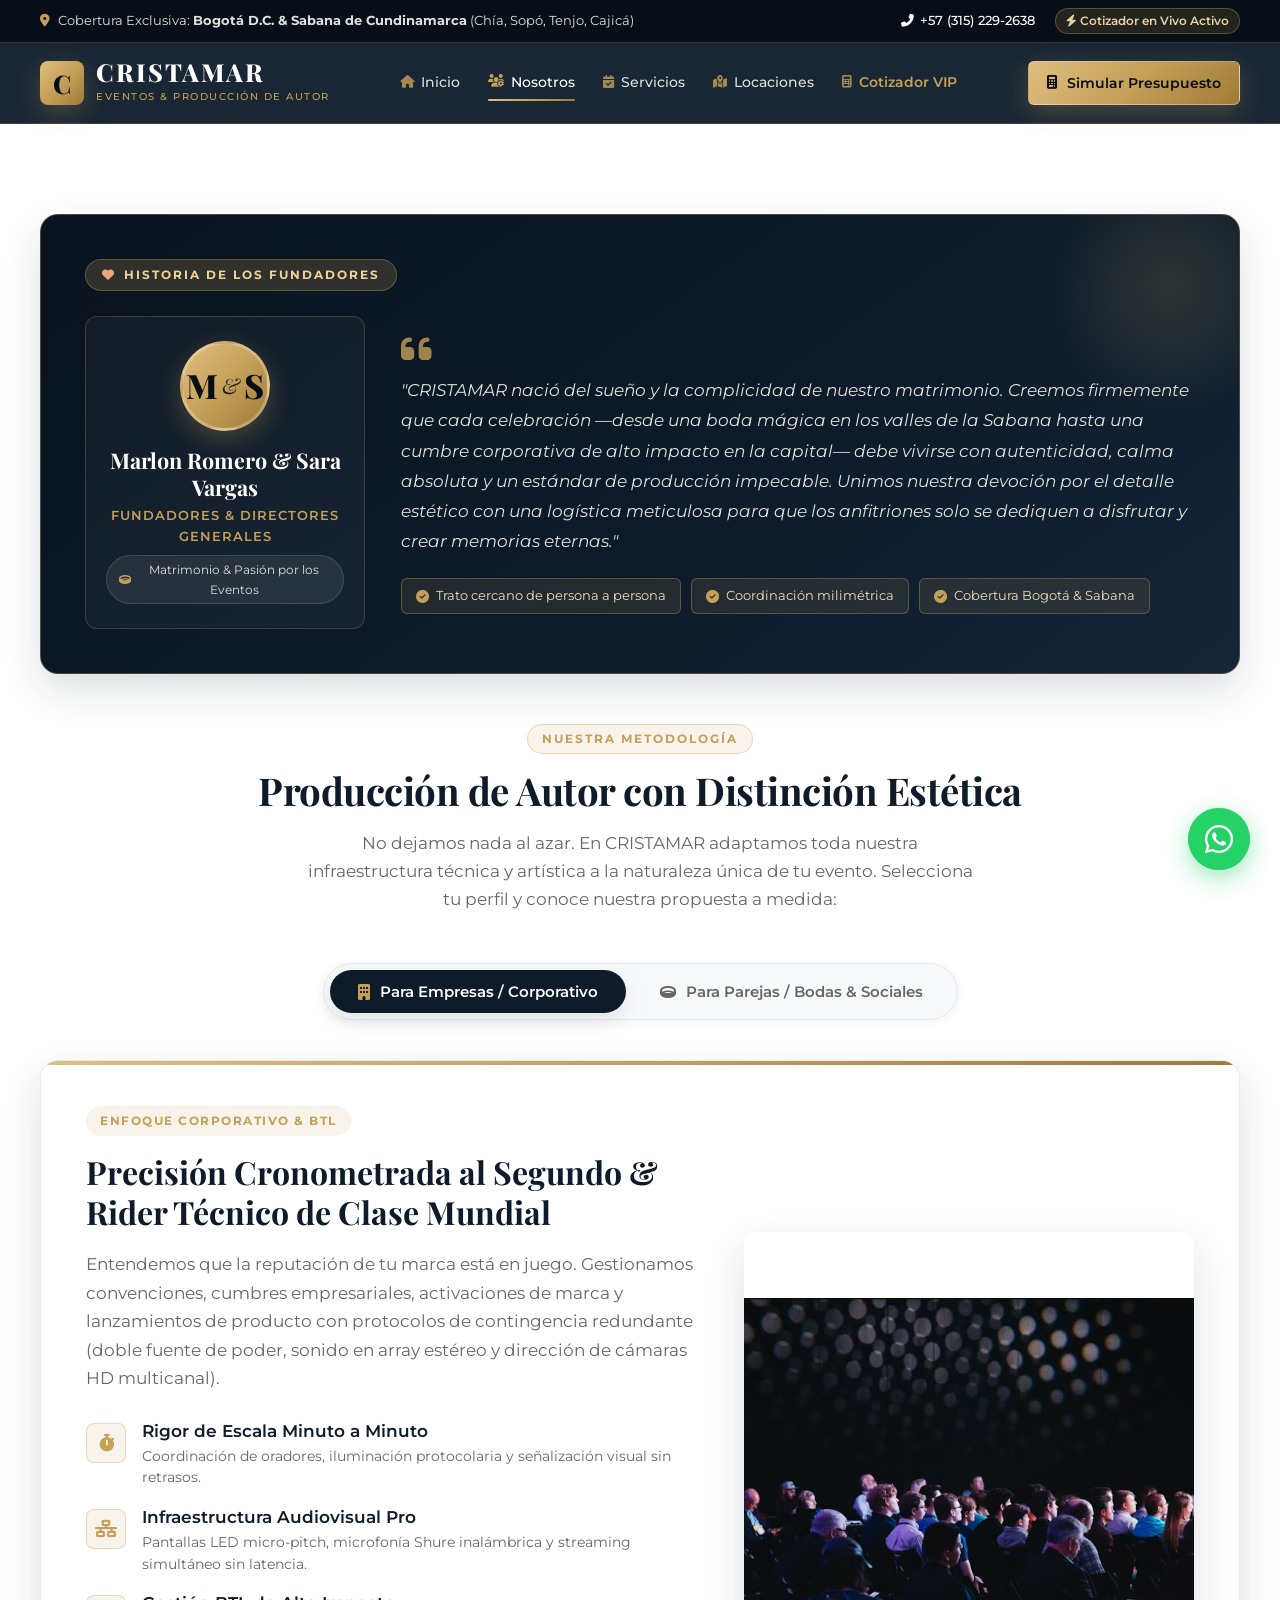
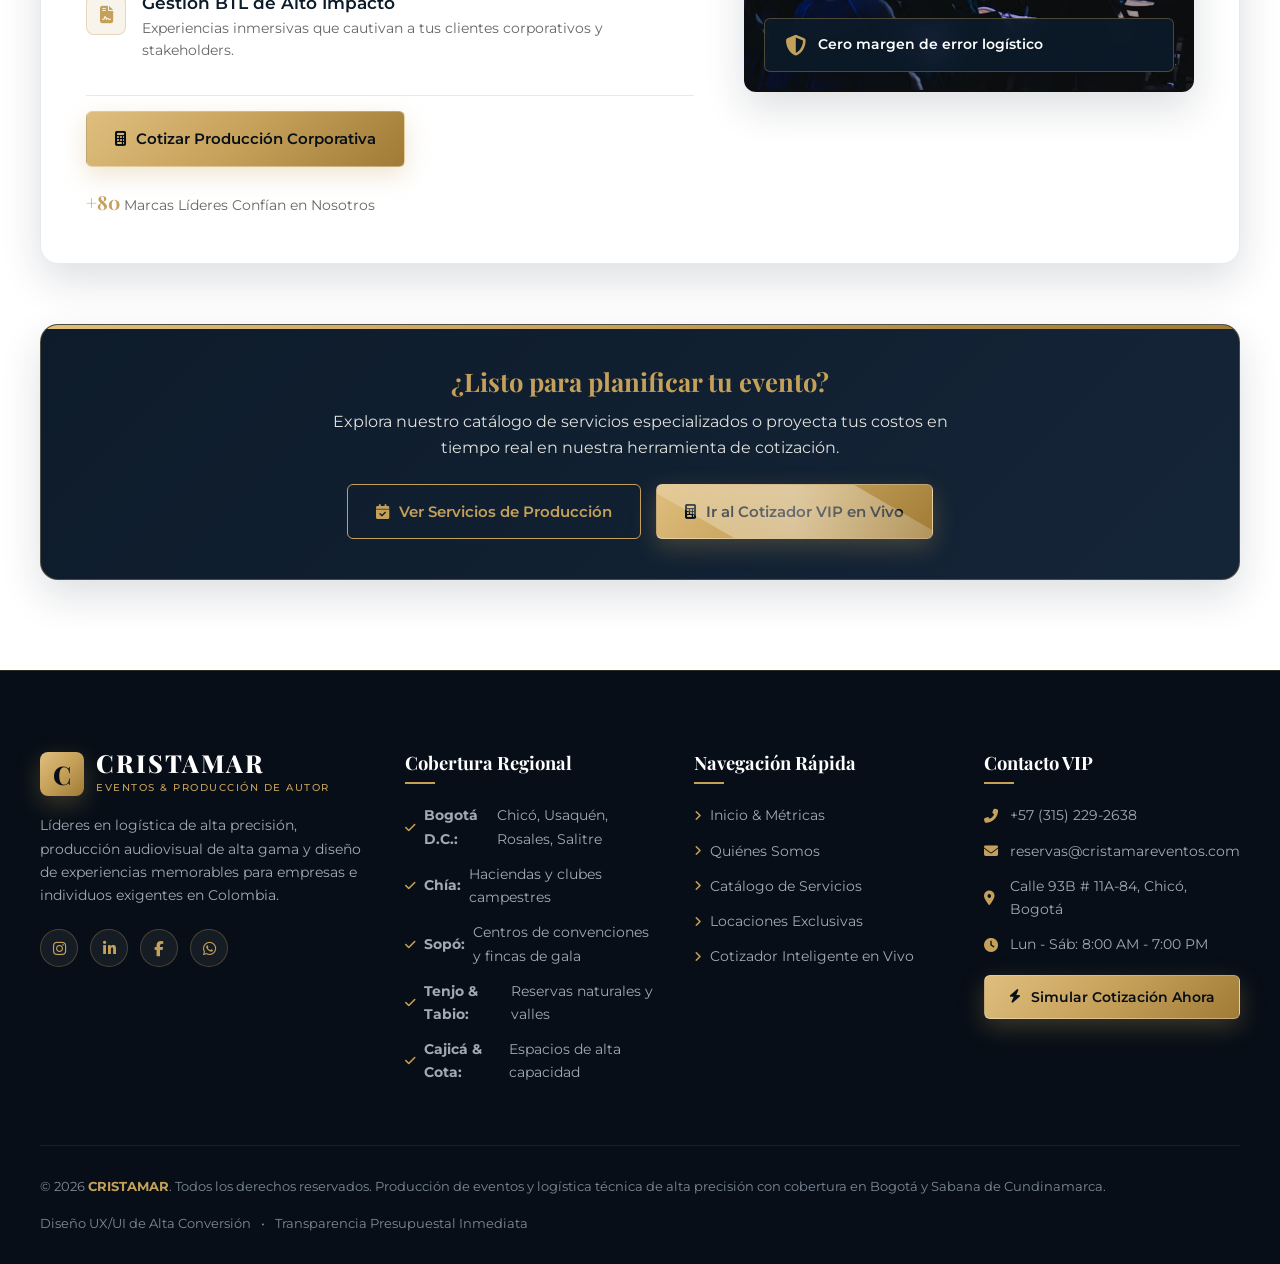
<file: nosotros.html>
<!DOCTYPE html>
<html lang="es">
<head>
  <meta charset="UTF-8">
  <meta name="viewport" content="width=device-width, initial-scale=1.0">
  <title>Quiénes Somos &amp; Metodología | CRISTAMAR Producción de Autor</title>
  <meta name="description" content="Conoce la historia de los fundadores Marlon Romero y Sara Vargas y la metodología de producción de alta precisión de CRISTAMAR en Bogotá y la Sabana.">
  <meta name="keywords" content="nosotros cristamar, Marlon Romero Sara Vargas, organizacion eventos Bogota, produccion eventos Sabana">
  
  <!-- Favicon -->
  <link rel="icon" href="data:image/svg+xml,<svg xmlns=%22http://www.w3.org/2000/svg%22 viewBox=%220 0 100 100%22><text y=%22.9em%22 font-size=%2290%22>✨</text></svg>">

  <!-- Google Fonts: Playfair Display & Montserrat -->
  <link rel="preconnect" href="https://fonts.googleapis.com">
  <link rel="preconnect" href="https://fonts.gstatic.com" crossorigin>
  <link href="https://fonts.googleapis.com/css2?family=Montserrat:ital,wght@0,300;0,400;0,500;0,600;0,700;1,400&family=Playfair+Display:ital,wght@0,500;0,600;0,700;0,800;1,600&display=swap" rel="stylesheet">

  <!-- Font Awesome Icons -->
  <link rel="stylesheet" href="https://cdnjs.cloudflare.com/ajax/libs/font-awesome/6.5.1/css/all.min.css">

  <!-- Custom CSS -->
  <link rel="stylesheet" href="styles.css">
</head>
<body>

  <!-- Top Announcement Bar -->
  <div class="top-announcement-bar">
    <div class="container announcement-content">
      <div class="announcement-item">
        <i class="fas fa-map-marker-alt"></i>
        <span>Cobertura Exclusiva: <strong>Bogotá D.C. &amp; Sabana de Cundinamarca</strong> (Chía, Sopó, Tenjo, Cajicá)</span>
      </div>
      <div class="announcement-actions">
        <a href="tel:+573152292638" class="contact-quick-link"><i class="fas fa-phone-alt"></i> +57 (315) 229-2638</a>
        <a href="locaciones.html#cotizador" class="top-badge-cta"><i class="fas fa-bolt"></i> Cotizador en Vivo Activo</a>
      </div>
    </div>
  </div>

  <!-- Header & Navigation -->
  <header class="site-header" id="header">
    <div class="container header-container">
      <!-- Brand Logo -->
      <a href="index.html" class="brand-logo" aria-label="CRISTAMAR Inicio">
        <div class="logo-symbol">C</div>
        <div class="logo-text">
          <span class="logo-main">CRISTAMAR</span>
          <span class="logo-tagline">Eventos &amp; Producción de Autor</span>
        </div>
      </a>

      <!-- Desktop Nav -->
      <nav class="main-nav" id="main-nav" aria-label="Navegación Principal">
        <ul class="nav-links">
          <li><a href="index.html" class="nav-link"><i class="fas fa-home"></i> Inicio</a></li>
          <li><a href="nosotros.html" class="nav-link active"><i class="fas fa-users-cog"></i> Nosotros</a></li>
          <li><a href="servicios.html" class="nav-link"><i class="fas fa-calendar-check"></i> Servicios</a></li>
          <li><a href="locaciones.html" class="nav-link"><i class="fas fa-map-marked-alt"></i> Locaciones</a></li>
          <li><a href="locaciones.html#cotizador" class="nav-link nav-highlight"><i class="fas fa-calculator"></i> Cotizador VIP</a></li>
        </ul>
        <div class="mobile-nav-cta">
          <a href="locaciones.html#cotizador" class="btn btn-gold btn-block" id="btn-mobile-nav-quote">
            <i class="fas fa-calculator"></i> Simular Cotización en Vivo
          </a>
          <a href="tel:+573152292638" class="mobile-phone-link">
            <i class="fas fa-phone-alt"></i> +57 (315) 229-2638
          </a>
        </div>
      </nav>

      <!-- Action Button & Mobile Burger -->
      <div class="header-actions">
        <a href="locaciones.html#cotizador" class="btn btn-gold btn-sm d-none-mobile">
          <i class="fas fa-calculator"></i> Simular Presupuesto
        </a>
        <button class="menu-toggle" id="menu-toggle" aria-label="Abrir Menú">
          <span class="burger-bar"></span>
          <span class="burger-bar"></span>
          <span class="burger-bar"></span>
        </button>
      </div>
    </div>
  </header>

  <main>
    <!-- SECCIÓN NOSOTROS (#nosotros - Historia de Fundadores & Conmutador de Enfoque) -->
    <section class="section section-nosotros" id="nosotros">
      <div class="container">
        
        <!-- Tarjeta de Historia de los Fundadores: Marlon Romero y Sara Vargas -->
        <div class="founders-story-card">
          <div class="founders-badge">
            <i class="fas fa-heart"></i> HISTORIA DE LOS FUNDADORES
          </div>
          <div class="founders-grid">
            <div class="founders-monogram-col">
              <div class="founders-monogram-badge">
                <span class="monogram-letter">M</span>
                <span class="monogram-amp">&amp;</span>
                <span class="monogram-letter">S</span>
              </div>
              <div class="founders-meta">
                <h2 class="founders-names">Marlon Romero &amp; Sara Vargas</h2>
                <span class="founders-title">Fundadores &amp; Directores Generales</span>
                <span class="founders-origin-tag"><i class="fas fa-ring"></i> Matrimonio &amp; Pasión por los Eventos</span>
              </div>
            </div>

            <div class="founders-story-col">
              <div class="founders-quote-mark"><i class="fas fa-quote-left"></i></div>
              <p class="founders-story-text">
                "CRISTAMAR nació del sueño y la complicidad de nuestro matrimonio. Creemos firmemente que cada celebración —desde una boda mágica en los valles de la Sabana hasta una cumbre corporativa de alto impacto en la capital— debe vivirse con autenticidad, calma absoluta y un estándar de producción impecable. Unimos nuestra devoción por el detalle estético con una logística meticulosa para que los anfitriones solo se dediquen a disfrutar y crear memorias eternas."
              </p>
              <div class="founders-values-tags">
                <span class="val-tag"><i class="fas fa-check-circle"></i> Trato cercano de persona a persona</span>
                <span class="val-tag"><i class="fas fa-check-circle"></i> Coordinación milimétrica</span>
                <span class="val-tag"><i class="fas fa-check-circle"></i> Cobertura Bogotá &amp; Sabana</span>
              </div>
            </div>
          </div>
        </div>

        <div class="section-header text-center mt-section-sub">
          <span class="section-tag">NUESTRA METODOLOGÍA</span>
          <h1 class="section-title">Producción de Autor con Distinción Estética</h1>
          <p class="section-description">
            No dejamos nada al azar. En CRISTAMAR adaptamos toda nuestra infraestructura técnica y artística a la naturaleza única de tu evento. Selecciona tu perfil y conoce nuestra propuesta a medida:
          </p>
        </div>

        <!-- Conmutador de Enfoque (Interactive Focus Switcher) -->
        <div class="focus-switcher-wrapper">
          <div class="focus-switcher" role="tablist" aria-label="Selector de Enfoque">
            <button class="focus-btn active" id="btn-focus-corp" role="tab" aria-selected="true" data-focus="corp">
              <i class="fas fa-building"></i> Para Empresas / Corporativo
            </button>
            <button class="focus-btn" id="btn-focus-bodas" role="tab" aria-selected="false" data-focus="bodas">
              <i class="fas fa-ring"></i> Para Parejas / Bodas &amp; Sociales
            </button>
          </div>
        </div>

        <!-- Dynamic Content Card -->
        <div class="focus-content-display card-luxury" id="focus-display">
          <div class="focus-grid">
            <div class="focus-text-col">
              <div class="focus-badge-pill" id="focus-badge">ENFOQUE CORPORATIVO &amp; BTL</div>
              <h3 class="focus-title" id="focus-title">Precisión Cronometrada al Segundo &amp; Rider Técnico de Clase Mundial</h3>
              <p class="focus-desc" id="focus-desc">
                Entendemos que la reputación de tu marca está en juego. Gestionamos convenciones, cumbres empresariales, activaciones de marca y lanzamientos de producto con protocolos de contingencia redundante (doble fuente de poder, sonido en array estéreo y dirección de cámaras HD multicanal).
              </p>
              
              <div class="focus-pillars" id="focus-pillars">
                <div class="pillar-item">
                  <div class="pillar-icon"><i class="fas fa-stopwatch"></i></div>
                  <div>
                    <h4>Rigor de Escala Minuto a Minuto</h4>
                    <p>Coordinación de oradores, iluminación protocolaria y señalización visual sin retrasos.</p>
                  </div>
                </div>
                <div class="pillar-item">
                  <div class="pillar-icon"><i class="fas fa-network-wired"></i></div>
                  <div>
                    <h4>Infraestructura Audiovisual Pro</h4>
                    <p>Pantallas LED micro-pitch, microfonía Shure inalámbrica y streaming simultáneo sin latencia.</p>
                  </div>
                </div>
                <div class="pillar-item">
                  <div class="pillar-icon"><i class="fas fa-file-contract"></i></div>
                  <div>
                    <h4>Gestión BTL de Alto Impacto</h4>
                    <p>Experiencias inmersivas que cautivan a tus clientes corporativos y stakeholders.</p>
                  </div>
                </div>
              </div>

              <div class="focus-cta-box">
                <a href="locaciones.html#cotizador" class="btn btn-gold" id="focus-cta-btn">
                  <i class="fas fa-calculator"></i> Cotizar Producción Corporativa
                </a>
                <span class="focus-stat-highlight" id="focus-stat">
                  <strong>+80</strong> Marcas Líderes Confían en Nosotros
                </span>
              </div>
            </div>

            <div class="focus-media-col">
              <div class="focus-image-wrapper">
                <img src="imagenes/Cumbres%20Congresos%20Corporativos.png" alt="Producción Corporativa CRISTAMAR" class="focus-img" id="focus-img">
                <div class="focus-floating-badge" id="focus-floating-badge">
                  <i class="fas fa-shield-alt"></i>
                  <span>Cero margen de error logístico</span>
                </div>
              </div>
            </div>
          </div>
        </div>

        <!-- Banner de Navegación a las Siguientes Secciones -->
        <div style="margin-top: 60px;">
          <div class="card-luxury text-center" style="padding: 40px 24px; background: linear-gradient(135deg, #0D1B2A 0%, #152538 100%); border: 1px solid var(--color-border-gold); border-radius: var(--radius-lg); color: #FFFFFF;">
            <h3 style="color: var(--color-accent); font-family: var(--font-serif); margin-bottom: 12px; font-size: 1.6rem;">¿Listo para planificar tu evento?</h3>
            <p style="color: var(--color-text-light); max-width: 640px; margin: 0 auto 24px auto; line-height: 1.6;">
              Explora nuestro catálogo de servicios especializados o proyecta tus costos en tiempo real en nuestra herramienta de cotización.
            </p>
            <div style="display: flex; gap: 15px; justify-content: center; flex-wrap: wrap;">
              <a href="servicios.html" class="btn btn-outline-gold">
                <i class="fas fa-calendar-check"></i> Ver Servicios de Producción
              </a>
              <a href="locaciones.html#cotizador" class="btn btn-gold btn-glow">
                <i class="fas fa-calculator"></i> Ir al Cotizador VIP en Vivo
              </a>
            </div>
          </div>
        </div>

      </div>
    </section>
  </main>

  <!-- FOOTER -->
  <footer class="site-footer">
    <div class="container">
      <div class="footer-top-grid">
        
        <!-- Brand Info -->
        <div class="footer-col brand-col">
          <div class="brand-logo footer-logo">
            <div class="logo-symbol">C</div>
            <div class="logo-text">
              <span class="logo-main">CRISTAMAR</span>
              <span class="logo-tagline">Eventos &amp; Producción de Autor</span>
            </div>
          </div>
          <p class="footer-about-text">
            Líderes en logística de alta precisión, producción audiovisual de alta gama y diseño de experiencias memorables para empresas e individuos exigentes en Colombia.
          </p>
          <div class="footer-social-links">
            <a href="https://instagram.com" target="_blank" rel="noopener noreferrer" aria-label="Instagram"><i class="fab fa-instagram"></i></a>
            <a href="https://linkedin.com" target="_blank" rel="noopener noreferrer" aria-label="LinkedIn"><i class="fab fa-linkedin-in"></i></a>
            <a href="https://facebook.com" target="_blank" rel="noopener noreferrer" aria-label="Facebook"><i class="fab fa-facebook-f"></i></a>
            <a href="https://wa.me/573152292638" target="_blank" rel="noopener noreferrer" aria-label="WhatsApp"><i class="fab fa-whatsapp"></i></a>
          </div>
        </div>

        <!-- Cobertura Local -->
        <div class="footer-col">
          <h4 class="footer-heading">Cobertura Regional</h4>
          <ul class="footer-list">
            <li><i class="fas fa-check"></i> <strong>Bogotá D.C.:</strong> Chicó, Usaquén, Rosales, Salitre</li>
            <li><i class="fas fa-check"></i> <strong>Chía:</strong> Haciendas y clubes campestres</li>
            <li><i class="fas fa-check"></i> <strong>Sopó:</strong> Centros de convenciones y fincas de gala</li>
            <li><i class="fas fa-check"></i> <strong>Tenjo &amp; Tabio:</strong> Reservas naturales y valles</li>
            <li><i class="fas fa-check"></i> <strong>Cajicá &amp; Cota:</strong> Espacios de alta capacidad</li>
          </ul>
        </div>

        <!-- Enlaces Rápidos -->
        <div class="footer-col">
          <h4 class="footer-heading">Navegación Rápida</h4>
          <ul class="footer-list">
            <li><a href="index.html"><i class="fas fa-angle-right"></i> Inicio &amp; Métricas</a></li>
            <li><a href="nosotros.html"><i class="fas fa-angle-right"></i> Quiénes Somos</a></li>
            <li><a href="servicios.html"><i class="fas fa-angle-right"></i> Catálogo de Servicios</a></li>
            <li><a href="locaciones.html"><i class="fas fa-angle-right"></i> Locaciones Exclusivas</a></li>
            <li><a href="locaciones.html#cotizador"><i class="fas fa-angle-right"></i> Cotizador Inteligente en Vivo</a></li>
          </ul>
        </div>

        <!-- Contacto Directo -->
        <div class="footer-col contact-col">
          <h4 class="footer-heading">Contacto VIP</h4>
          <p><i class="fas fa-phone-alt"></i> +57 (315) 229-2638</p>
          <p><i class="fas fa-envelope"></i> reservas@cristamareventos.com</p>
          <p><i class="fas fa-map-marker-alt"></i> Calle 93B # 11A-84, Chicó, Bogotá</p>
          <p><i class="fas fa-clock"></i> Lun - Sáb: 8:00 AM - 7:00 PM</p>
          <div class="footer-action-wrap">
            <a href="locaciones.html#cotizador" class="btn btn-gold btn-sm btn-block">
              <i class="fas fa-bolt"></i> Simular Cotización Ahora
            </a>
          </div>
        </div>

      </div>

      <div class="footer-bottom">
        <div class="footer-copyright">
          &copy; 2026 <strong>CRISTAMAR</strong>. Todos los derechos reservados. Producción de eventos y logística técnica de alta precisión con cobertura en Bogotá y Sabana de Cundinamarca.
        </div>
        <div class="footer-bottom-links">
          <span>Diseño UX/UI de Alta Conversión</span>
          <span>•</span>
          <span>Transparencia Presupuestal Inmediata</span>
        </div>
      </div>
    </div>
  </footer>

  <!-- Botón Flotante de WhatsApp -->
  <a href="https://wa.me/573152292638?text=Hola%20CRISTAMAR%2C%20quisiera%20recibir%20asesor%C3%ADa%20personalizada%20para%20mi%20evento." class="floating-whatsapp-btn" target="_blank" rel="noopener noreferrer" aria-label="Hablar por WhatsApp con un Asesor VIP">
    <i class="fab fa-whatsapp"></i>
    <span class="whatsapp-tooltip">¿Deseas Asesoría VIP? ¡Escríbenos!</span>
  </a>

  <!-- Toast Notification Container para Feedback al Usuario -->
  <div class="toast-container" id="toast-container" aria-live="polite"></div>

  <!-- Custom JavaScript -->
  <script src="script.js"></script>
</body>
</html>
</file>
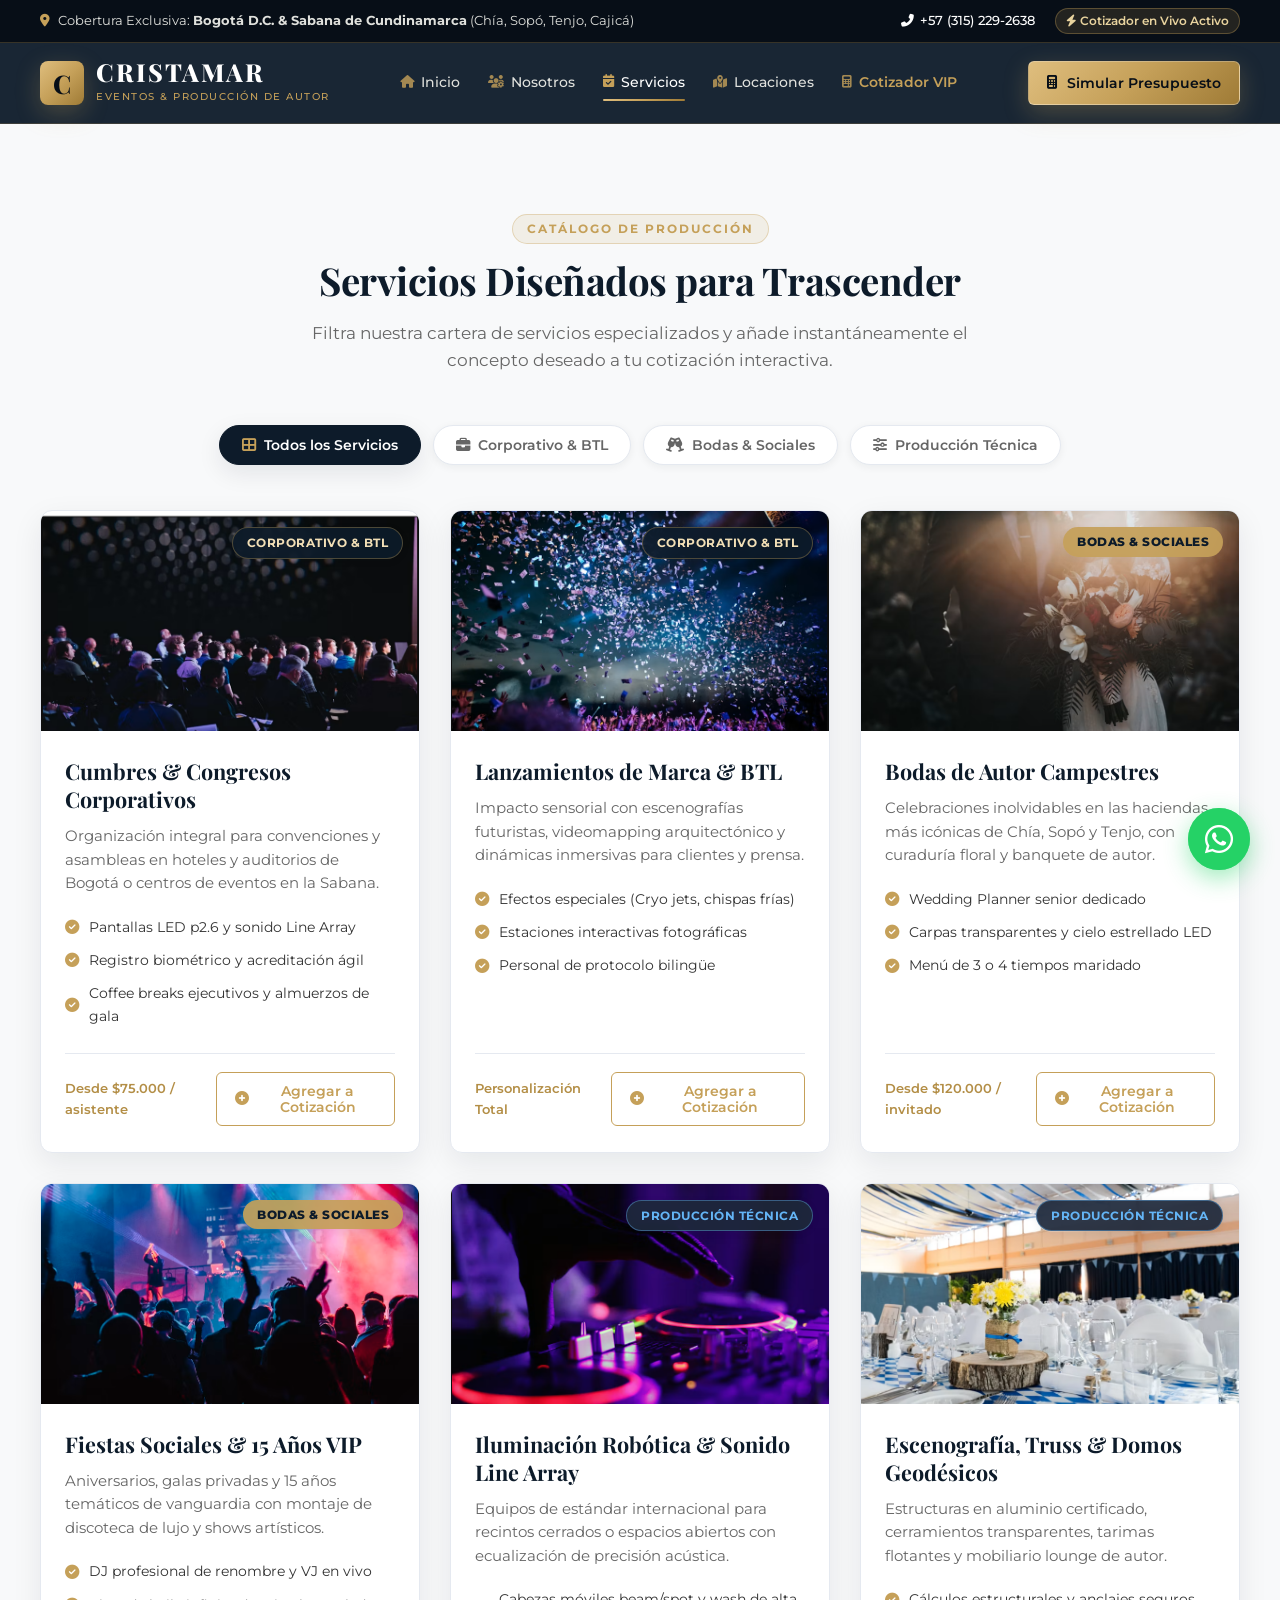
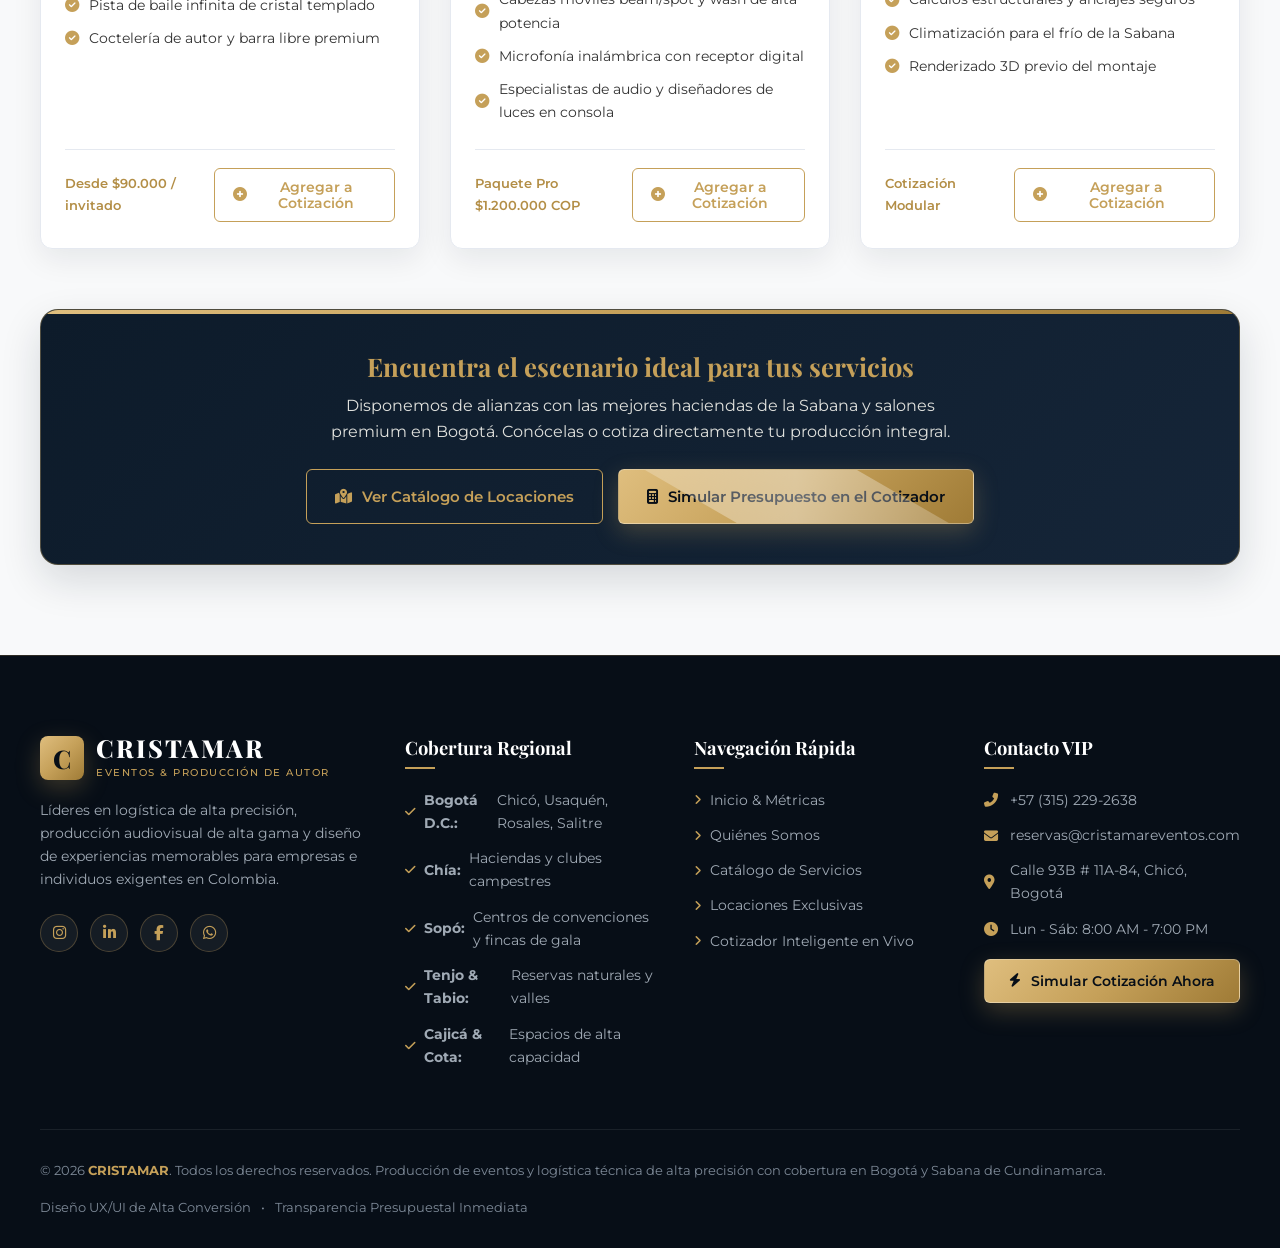
<file: servicios.html>
<!DOCTYPE html>
<html lang="es">
<head>
  <meta charset="UTF-8">
  <meta name="viewport" content="width=device-width, initial-scale=1.0">
  <title>Servicios de Producción Técnica &amp; Eventos | CRISTAMAR</title>
  <meta name="description" content="Catálogo completo de producción técnica, audiovisual, congresos, bodas de autor y logística para eventos en Bogotá y la Sabana de Cundinamarca.">
  <meta name="keywords" content="servicios eventos Bogota, produccion tecnica Sabana, sonido line array, iluminacion robotica, bodas Chia Sopo">
  
  <!-- Favicon -->
  <link rel="icon" href="data:image/svg+xml,<svg xmlns=%22http://www.w3.org/2000/svg%22 viewBox=%220 0 100 100%22><text y=%22.9em%22 font-size=%2290%22>✨</text></svg>">

  <!-- Google Fonts: Playfair Display & Montserrat -->
  <link rel="preconnect" href="https://fonts.googleapis.com">
  <link rel="preconnect" href="https://fonts.gstatic.com" crossorigin>
  <link href="https://fonts.googleapis.com/css2?family=Montserrat:ital,wght@0,300;0,400;0,500;0,600;0,700;1,400&family=Playfair+Display:ital,wght@0,500;0,600;0,700;0,800;1,600&display=swap" rel="stylesheet">

  <!-- Font Awesome Icons -->
  <link rel="stylesheet" href="https://cdnjs.cloudflare.com/ajax/libs/font-awesome/6.5.1/css/all.min.css">

  <!-- Custom CSS -->
  <link rel="stylesheet" href="styles.css">
</head>
<body>

  <!-- Top Announcement Bar -->
  <div class="top-announcement-bar">
    <div class="container announcement-content">
      <div class="announcement-item">
        <i class="fas fa-map-marker-alt"></i>
        <span>Cobertura Exclusiva: <strong>Bogotá D.C. &amp; Sabana de Cundinamarca</strong> (Chía, Sopó, Tenjo, Cajicá)</span>
      </div>
      <div class="announcement-actions">
        <a href="tel:+573152292638" class="contact-quick-link"><i class="fas fa-phone-alt"></i> +57 (315) 229-2638</a>
        <a href="locaciones.html#cotizador" class="top-badge-cta"><i class="fas fa-bolt"></i> Cotizador en Vivo Activo</a>
      </div>
    </div>
  </div>

  <!-- Header & Navigation -->
  <header class="site-header" id="header">
    <div class="container header-container">
      <!-- Brand Logo -->
      <a href="index.html" class="brand-logo" aria-label="CRISTAMAR Inicio">
        <div class="logo-symbol">C</div>
        <div class="logo-text">
          <span class="logo-main">CRISTAMAR</span>
          <span class="logo-tagline">Eventos &amp; Producción de Autor</span>
        </div>
      </a>

      <!-- Desktop Nav -->
      <nav class="main-nav" id="main-nav" aria-label="Navegación Principal">
        <ul class="nav-links">
          <li><a href="index.html" class="nav-link"><i class="fas fa-home"></i> Inicio</a></li>
          <li><a href="nosotros.html" class="nav-link"><i class="fas fa-users-cog"></i> Nosotros</a></li>
          <li><a href="servicios.html" class="nav-link active"><i class="fas fa-calendar-check"></i> Servicios</a></li>
          <li><a href="locaciones.html" class="nav-link"><i class="fas fa-map-marked-alt"></i> Locaciones</a></li>
          <li><a href="locaciones.html#cotizador" class="nav-link nav-highlight"><i class="fas fa-calculator"></i> Cotizador VIP</a></li>
        </ul>
        <div class="mobile-nav-cta">
          <a href="locaciones.html#cotizador" class="btn btn-gold btn-block" id="btn-mobile-nav-quote">
            <i class="fas fa-calculator"></i> Simular Cotización en Vivo
          </a>
          <a href="tel:+573152292638" class="mobile-phone-link">
            <i class="fas fa-phone-alt"></i> +57 (315) 229-2638
          </a>
        </div>
      </nav>

      <!-- Action Button & Mobile Burger -->
      <div class="header-actions">
        <a href="locaciones.html#cotizador" class="btn btn-gold btn-sm d-none-mobile">
          <i class="fas fa-calculator"></i> Simular Presupuesto
        </a>
        <button class="menu-toggle" id="menu-toggle" aria-label="Abrir Menú">
          <span class="burger-bar"></span>
          <span class="burger-bar"></span>
          <span class="burger-bar"></span>
        </button>
      </div>
    </div>
  </header>

  <main>
    <!-- 3. SERVICIOS (#servicios - Filtro Interactivo de Servicios) -->
    <section class="section section-servicios bg-light" id="servicios">
      <div class="container">
        <div class="section-header text-center">
          <span class="section-tag">CATÁLOGO DE PRODUCCIÓN</span>
          <h1 class="section-title">Servicios Diseñados para Trascender</h1>
          <p class="section-description">
            Filtra nuestra cartera de servicios especializados y añade instantáneamente el concepto deseado a tu cotización interactiva.
          </p>
        </div>

        <!-- Filtros de Servicios -->
        <div class="filter-bar" role="group" aria-label="Filtro de Servicios">
          <button class="filter-btn active" data-filter="all">
            <i class="fas fa-th-large"></i> Todos los Servicios
          </button>
          <button class="filter-btn" data-filter="corporativo">
            <i class="fas fa-briefcase"></i> Corporativo &amp; BTL
          </button>
          <button class="filter-btn" data-filter="bodas">
            <i class="fas fa-glass-cheers"></i> Bodas &amp; Sociales
          </button>
          <button class="filter-btn" data-filter="tecnica">
            <i class="fas fa-sliders-h"></i> Producción Técnica
          </button>
        </div>

        <!-- Grid de Tarjetas de Servicios -->
        <div class="services-grid" id="services-container">
          
          <!-- Card 1: Corporativo -->
          <article class="service-card" data-category="corporativo">
            <div class="service-image-box">
              <img src="imagenes/Cumbres%20Congresos%20Corporativos.png" alt="Congresos y Cumbres Corporativas">
              <span class="card-badge badge-corp">Corporativo &amp; BTL</span>
            </div>
            <div class="service-body">
              <h2 class="service-name">Cumbres &amp; Congresos Corporativos</h2>
              <p class="service-summary">
                Organización integral para convenciones y asambleas en hoteles y auditorios de Bogotá o centros de eventos en la Sabana.
              </p>
              <ul class="service-bullets">
                <li><i class="fas fa-check-circle"></i> Pantallas LED p2.6 y sonido Line Array</li>
                <li><i class="fas fa-check-circle"></i> Registro biométrico y acreditación ágil</li>
                <li><i class="fas fa-check-circle"></i> Coffee breaks ejecutivos y almuerzos de gala</li>
              </ul>
              <div class="service-footer">
                <span class="service-price-hint">Desde $75.000 / asistente</span>
                <button class="btn btn-outline-gold btn-sm btn-add-quote" data-category="corporativo" data-service-title="Congresos Corporativos">
                  <i class="fas fa-plus-circle"></i> Agregar a Cotización
                </button>
              </div>
            </div>
          </article>

          <!-- Card 2: BTL -->
          <article class="service-card" data-category="corporativo">
            <div class="service-image-box">
              <img src="imagenes/Lanzamientos%20de%20Marca%20%26%20BTL.png" alt="Lanzamientos de Marca y BTL">
              <span class="card-badge badge-corp">Corporativo &amp; BTL</span>
            </div>
            <div class="service-body">
              <h2 class="service-name">Lanzamientos de Marca &amp; BTL</h2>
              <p class="service-summary">
                Impacto sensorial con escenografías futuristas, videomapping arquitectónico y dinámicas inmersivas para clientes y prensa.
              </p>
              <ul class="service-bullets">
                <li><i class="fas fa-check-circle"></i> Efectos especiales (Cryo jets, chispas frías)</li>
                <li><i class="fas fa-check-circle"></i> Estaciones interactivas fotográficas</li>
                <li><i class="fas fa-check-circle"></i> Personal de protocolo bilingüe</li>
              </ul>
              <div class="service-footer">
                <span class="service-price-hint">Personalización Total</span>
                <button class="btn btn-outline-gold btn-sm btn-add-quote" data-category="corporativo" data-service-title="Lanzamientos BTL">
                  <i class="fas fa-plus-circle"></i> Agregar a Cotización
                </button>
              </div>
            </div>
          </article>

          <!-- Card 3: Bodas de Autor -->
          <article class="service-card" data-category="bodas">
            <div class="service-image-box">
              <img src="imagenes/boda%20campestre.png" alt="Bodas de Autor en la Sabana">
              <span class="card-badge badge-wedding">Bodas &amp; Sociales</span>
            </div>
            <div class="service-body">
              <h2 class="service-name">Bodas de Autor Campestres</h2>
              <p class="service-summary">
                Celebraciones inolvidables en las haciendas más icónicas de Chía, Sopó y Tenjo, con curaduría floral y banquete de autor.
              </p>
              <ul class="service-bullets">
                <li><i class="fas fa-check-circle"></i> Wedding Planner senior dedicado</li>
                <li><i class="fas fa-check-circle"></i> Carpas transparentes y cielo estrellado LED</li>
                <li><i class="fas fa-check-circle"></i> Menú de 3 o 4 tiempos maridado</li>
              </ul>
              <div class="service-footer">
                <span class="service-price-hint">Desde $120.000 / invitado</span>
                <button class="btn btn-outline-gold btn-sm btn-add-quote" data-category="boda" data-service-title="Bodas de Autor">
                  <i class="fas fa-plus-circle"></i> Agregar a Cotización
                </button>
              </div>
            </div>
          </article>

          <!-- Card 4: Sociales & 15 Años -->
          <article class="service-card" data-category="bodas">
            <div class="service-image-box">
              <img src="imagenes/Fiestas%20Sociales%20%26%2015%20A%C3%B1os%20VIP.png" alt="Fiestas Sociales y Quince Años">
              <span class="card-badge badge-wedding">Bodas &amp; Sociales</span>
            </div>
            <div class="service-body">
              <h2 class="service-name">Fiestas Sociales &amp; 15 Años VIP</h2>
              <p class="service-summary">
                Aniversarios, galas privadas y 15 años temáticos de vanguardia con montaje de discoteca de lujo y shows artísticos.
              </p>
              <ul class="service-bullets">
                <li><i class="fas fa-check-circle"></i> DJ profesional de renombre y VJ en vivo</li>
                <li><i class="fas fa-check-circle"></i> Pista de baile infinita de cristal templado</li>
                <li><i class="fas fa-check-circle"></i> Coctelería de autor y barra libre premium</li>
              </ul>
              <div class="service-footer">
                <span class="service-price-hint">Desde $90.000 / invitado</span>
                <button class="btn btn-outline-gold btn-sm btn-add-quote" data-category="social" data-service-title="Fiestas Sociales VIP">
                  <i class="fas fa-plus-circle"></i> Agregar a Cotización
                </button>
              </div>
            </div>
          </article>

          <!-- Card 5: Producción Técnica -->
          <article class="service-card" data-category="tecnica">
            <div class="service-image-box">
              <img src="imagenes/Iluminaci%C3%B3n%20Rob%C3%B3tica%20%26%20Sonido%20Line%20Array.png" alt="Iluminación y Sonido Line Array">
              <span class="card-badge badge-tech">Producción Técnica</span>
            </div>
            <div class="service-body">
              <h2 class="service-name">Iluminación Robótica &amp; Sonido Line Array</h2>
              <p class="service-summary">
                Equipos de estándar internacional para recintos cerrados o espacios abiertos con ecualización de precisión acústica.
              </p>
              <ul class="service-bullets">
                <li><i class="fas fa-check-circle"></i> Cabezas móviles beam/spot y wash de alta potencia</li>
                <li><i class="fas fa-check-circle"></i> Microfonía inalámbrica con receptor digital</li>
                <li><i class="fas fa-check-circle"></i> Especialistas de audio y diseñadores de luces en consola</li>
              </ul>
              <div class="service-footer">
                <span class="service-price-hint">Paquete Pro $1.200.000 COP</span>
                <button class="btn btn-outline-gold btn-sm btn-add-quote" data-category="tecnica" data-addon="audiovisual" data-service-title="Iluminación & Sonido Pro">
                  <i class="fas fa-plus-circle"></i> Agregar a Cotización
                </button>
              </div>
            </div>
          </article>

          <!-- Card 6: Escenografía y Domos -->
          <article class="service-card" data-category="tecnica">
            <div class="service-image-box">
              <img src="imagenes/Escenograf%C3%ADa%2C%20Truss%20%26%20Domos%20Geod%C3%A9sicos.png" alt="Estructuras Truss y Escenografía">
              <span class="card-badge badge-tech">Producción Técnica</span>
            </div>
            <div class="service-body">
              <h2 class="service-name">Escenografía, Truss &amp; Domos Geodésicos</h2>
              <p class="service-summary">
                Estructuras en aluminio certificado, cerramientos transparentes, tarimas flotantes y mobiliario lounge de autor.
              </p>
              <ul class="service-bullets">
                <li><i class="fas fa-check-circle"></i> Cálculos estructurales y anclajes seguros</li>
                <li><i class="fas fa-check-circle"></i> Climatización para el frío de la Sabana</li>
                <li><i class="fas fa-check-circle"></i> Renderizado 3D previo del montaje</li>
              </ul>
              <div class="service-footer">
                <span class="service-price-hint">Cotización Modular</span>
                <button class="btn btn-outline-gold btn-sm btn-add-quote" data-category="tecnica" data-addon="decor" data-service-title="Escenografía Temática">
                  <i class="fas fa-plus-circle"></i> Agregar a Cotización
                </button>
              </div>
            </div>
          </article>

        </div>

        <!-- Banner de Continuación hacia Locaciones y Cotizador -->
        <div style="margin-top: 60px;">
          <div class="card-luxury text-center" style="padding: 40px 24px; background: linear-gradient(135deg, #0D1B2A 0%, #152538 100%); border: 1px solid var(--color-border-gold); border-radius: var(--radius-lg); color: #FFFFFF;">
            <h3 style="color: var(--color-accent); font-family: var(--font-serif); margin-bottom: 12px; font-size: 1.6rem;">Encuentra el escenario ideal para tus servicios</h3>
            <p style="color: var(--color-text-light); max-width: 640px; margin: 0 auto 24px auto; line-height: 1.6;">
              Disponemos de alianzas con las mejores haciendas de la Sabana y salones premium en Bogotá. Conócelas o cotiza directamente tu producción integral.
            </p>
            <div style="display: flex; gap: 15px; justify-content: center; flex-wrap: wrap;">
              <a href="locaciones.html" class="btn btn-outline-gold">
                <i class="fas fa-map-marked-alt"></i> Ver Catálogo de Locaciones
              </a>
              <a href="locaciones.html#cotizador" class="btn btn-gold btn-glow">
                <i class="fas fa-calculator"></i> Simular Presupuesto en el Cotizador
              </a>
            </div>
          </div>
        </div>

      </div>
    </section>
  </main>

  <!-- FOOTER -->
  <footer class="site-footer">
    <div class="container">
      <div class="footer-top-grid">
        
        <!-- Brand Info -->
        <div class="footer-col brand-col">
          <div class="brand-logo footer-logo">
            <div class="logo-symbol">C</div>
            <div class="logo-text">
              <span class="logo-main">CRISTAMAR</span>
              <span class="logo-tagline">Eventos &amp; Producción de Autor</span>
            </div>
          </div>
          <p class="footer-about-text">
            Líderes en logística de alta precisión, producción audiovisual de alta gama y diseño de experiencias memorables para empresas e individuos exigentes en Colombia.
          </p>
          <div class="footer-social-links">
            <a href="https://instagram.com" target="_blank" rel="noopener noreferrer" aria-label="Instagram"><i class="fab fa-instagram"></i></a>
            <a href="https://linkedin.com" target="_blank" rel="noopener noreferrer" aria-label="LinkedIn"><i class="fab fa-linkedin-in"></i></a>
            <a href="https://facebook.com" target="_blank" rel="noopener noreferrer" aria-label="Facebook"><i class="fab fa-facebook-f"></i></a>
            <a href="https://wa.me/573152292638" target="_blank" rel="noopener noreferrer" aria-label="WhatsApp"><i class="fab fa-whatsapp"></i></a>
          </div>
        </div>

        <!-- Cobertura Local -->
        <div class="footer-col">
          <h4 class="footer-heading">Cobertura Regional</h4>
          <ul class="footer-list">
            <li><i class="fas fa-check"></i> <strong>Bogotá D.C.:</strong> Chicó, Usaquén, Rosales, Salitre</li>
            <li><i class="fas fa-check"></i> <strong>Chía:</strong> Haciendas y clubes campestres</li>
            <li><i class="fas fa-check"></i> <strong>Sopó:</strong> Centros de convenciones y fincas de gala</li>
            <li><i class="fas fa-check"></i> <strong>Tenjo &amp; Tabio:</strong> Reservas naturales y valles</li>
            <li><i class="fas fa-check"></i> <strong>Cajicá &amp; Cota:</strong> Espacios de alta capacidad</li>
          </ul>
        </div>

        <!-- Enlaces Rápidos -->
        <div class="footer-col">
          <h4 class="footer-heading">Navegación Rápida</h4>
          <ul class="footer-list">
            <li><a href="index.html"><i class="fas fa-angle-right"></i> Inicio &amp; Métricas</a></li>
            <li><a href="nosotros.html"><i class="fas fa-angle-right"></i> Quiénes Somos</a></li>
            <li><a href="servicios.html"><i class="fas fa-angle-right"></i> Catálogo de Servicios</a></li>
            <li><a href="locaciones.html"><i class="fas fa-angle-right"></i> Locaciones Exclusivas</a></li>
            <li><a href="locaciones.html#cotizador"><i class="fas fa-angle-right"></i> Cotizador Inteligente en Vivo</a></li>
          </ul>
        </div>

        <!-- Contacto Directo -->
        <div class="footer-col contact-col">
          <h4 class="footer-heading">Contacto VIP</h4>
          <p><i class="fas fa-phone-alt"></i> +57 (315) 229-2638</p>
          <p><i class="fas fa-envelope"></i> reservas@cristamareventos.com</p>
          <p><i class="fas fa-map-marker-alt"></i> Calle 93B # 11A-84, Chicó, Bogotá</p>
          <p><i class="fas fa-clock"></i> Lun - Sáb: 8:00 AM - 7:00 PM</p>
          <div class="footer-action-wrap">
            <a href="locaciones.html#cotizador" class="btn btn-gold btn-sm btn-block">
              <i class="fas fa-bolt"></i> Simular Cotización Ahora
            </a>
          </div>
        </div>

      </div>

      <div class="footer-bottom">
        <div class="footer-copyright">
          &copy; 2026 <strong>CRISTAMAR</strong>. Todos los derechos reservados. Producción de eventos y logística técnica de alta precisión con cobertura en Bogotá y Sabana de Cundinamarca.
        </div>
        <div class="footer-bottom-links">
          <span>Diseño UX/UI de Alta Conversión</span>
          <span>•</span>
          <span>Transparencia Presupuestal Inmediata</span>
        </div>
      </div>
    </div>
  </footer>

  <!-- Botón Flotante de WhatsApp -->
  <a href="https://wa.me/573152292638?text=Hola%20CRISTAMAR%2C%20quisiera%20recibir%20asesor%C3%ADa%20personalizada%20para%20mi%20evento." class="floating-whatsapp-btn" target="_blank" rel="noopener noreferrer" aria-label="Hablar por WhatsApp con un Asesor VIP">
    <i class="fab fa-whatsapp"></i>
    <span class="whatsapp-tooltip">¿Deseas Asesoría VIP? ¡Escríbenos!</span>
  </a>

  <!-- Toast Notification Container para Feedback al Usuario -->
  <div class="toast-container" id="toast-container" aria-live="polite"></div>

  <!-- Custom JavaScript -->
  <script src="script.js"></script>
</body>
</html>
</file>
<file: styles.css>
/* ==========================================================================
   CRISTAMAR - Producción de Eventos Corporativos, Bodas de Autor & Logística
   Estilos Principales (styles.css)
   Paleta: 
     Primario: #0D1B2A (Azul Noche Profundo)
     Acento: #C5A059 (Dorado Elegante)
     Fondo Secundario: #F8F9FA (Gris Claro Ultra Suave)
     Texto: #333333 (Gris Oscuro Lectura)
     Blanco: #FFFFFF
   Tipografías: 
     Titulares: 'Playfair Display', serif
     Cuerpo/Botones: 'Montserrat', sans-serif
   ========================================================================== */

/* --- Variables CSS --- */
:root {
  --color-primary: #0D1B2A;
  --color-primary-dark: #070e17;
  --color-primary-light: #1B263B;
  --color-accent: #C5A059;
  --color-accent-hover: #b38e46;
  --color-accent-light: rgba(197, 160, 89, 0.12);
  --color-accent-glow: rgba(197, 160, 89, 0.4);
  --color-gold-gradient: linear-gradient(135deg, #DFBE7E 0%, #C5A059 50%, #9F7B36 100%);
  --color-gold-text-grad: linear-gradient(135deg, #F3DFB5 0%, #C5A059 70%, #A47F39 100%);
  
  --color-bg-light: #F8F9FA;
  --color-bg-white: #FFFFFF;
  --color-text-main: #333333;
  --color-text-muted: #666666;
  --color-text-light: #E0E1DD;
  --color-border-light: #E5E9F0;
  --color-border-gold: rgba(197, 160, 89, 0.35);

  --font-serif: 'Playfair Display', Georgia, serif;
  --font-sans: 'Montserrat', -apple-system, BlinkMacSystemFont, 'Segoe UI', Roboto, sans-serif;

  --shadow-sm: 0 2px 8px rgba(13, 27, 42, 0.06);
  --shadow-md: 0 8px 24px rgba(13, 27, 42, 0.09);
  --shadow-lg: 0 16px 40px rgba(13, 27, 42, 0.14);
  --shadow-gold: 0 8px 25px rgba(197, 160, 89, 0.28);
  --shadow-card: 0 10px 30px rgba(13, 27, 42, 0.08);

  --transition-fast: all 0.2s ease;
  --transition-normal: all 0.3s ease;
  --transition-slow: all 0.5s cubic-bezier(0.16, 1, 0.3, 1);

  --radius-sm: 6px;
  --radius-md: 12px;
  --radius-lg: 18px;
  --radius-full: 9999px;

  --header-height: 80px;
}

/* --- Reseteo y Base --- */
*, *::before, *::after {
  box-sizing: border-box;
  margin: 0;
  padding: 0;
}

html {
  scroll-behavior: smooth;
  font-size: 16px;
}

body {
  font-family: var(--font-sans);
  background-color: var(--color-bg-white);
  color: var(--color-text-main);
  line-height: 1.65;
  -webkit-font-smoothing: antialiased;
  -moz-osx-font-smoothing: grayscale;
  overflow-x: hidden;
}

img {
  max-width: 100%;
  height: auto;
  display: block;
}

a {
  color: inherit;
  text-decoration: none;
  transition: var(--transition-normal);
}

ul {
  list-style: none;
}

button, input, select, textarea {
  font-family: inherit;
  font-size: inherit;
}

/* --- Contenedor General --- */
.container {
  width: 100%;
  max-width: 1240px;
  margin-left: auto;
  margin-right: auto;
  padding-left: 20px;
  padding-right: 20px;
}

/* --- Tipografía y Títulos --- */
h1, h2, h3, h4, h5, h6 {
  font-family: var(--font-serif);
  color: var(--color-primary);
  line-height: 1.25;
  font-weight: 700;
}

.text-center { text-align: center; }
.text-white { color: #FFFFFF !important; }
.text-light { color: var(--color-text-light) !important; }
.text-gold { color: var(--color-accent) !important; }

/* --- Secciones Comunes --- */
.section {
  padding: 90px 0;
  position: relative;
}

.bg-light {
  background-color: var(--color-bg-light);
}

.section-header {
  margin-bottom: 50px;
}

.section-tag {
  display: inline-block;
  font-size: 0.75rem;
  letter-spacing: 2px;
  text-transform: uppercase;
  font-weight: 700;
  color: var(--color-accent);
  margin-bottom: 12px;
  padding: 4px 14px;
  background-color: var(--color-accent-light);
  border-radius: var(--radius-full);
  border: 1px solid var(--color-border-gold);
}

.section-tag.tag-gold {
  background-color: rgba(197, 160, 89, 0.2);
  color: #F1D495;
}

.section-title {
  font-size: 2.4rem;
  margin-bottom: 16px;
  letter-spacing: -0.5px;
}

.section-description {
  max-width: 680px;
  margin-left: auto;
  margin-right: auto;
  color: var(--color-text-muted);
  font-size: 1.05rem;
  font-weight: 400;
}

/* --- Botones --- */
.btn {
  display: inline-flex;
  align-items: center;
  justify-content: center;
  gap: 10px;
  font-family: var(--font-sans);
  font-weight: 600;
  font-size: 0.95rem;
  padding: 14px 28px;
  border-radius: var(--radius-sm);
  cursor: pointer;
  border: none;
  transition: var(--transition-normal);
  text-align: center;
}

.btn-sm {
  padding: 10px 18px;
  font-size: 0.85rem;
}

.btn-lg {
  padding: 16px 34px;
  font-size: 1.05rem;
}

.btn-block {
  width: 100%;
}

.btn-gold {
  background: var(--color-gold-gradient);
  color: var(--color-primary-dark);
  box-shadow: var(--shadow-gold);
  border: 1px solid rgba(255, 255, 255, 0.3);
}

.btn-gold:hover {
  transform: translateY(-2px);
  box-shadow: 0 10px 30px rgba(197, 160, 89, 0.45);
  background: linear-gradient(135deg, #E6C88D 0%, #D1AC67 50%, #A9843F 100%);
  color: var(--color-primary-dark);
}

.btn-gold.btn-glow {
  position: relative;
  overflow: hidden;
}

.btn-gold.btn-glow::after {
  content: '';
  position: absolute;
  top: -50%;
  left: -50%;
  width: 200%;
  height: 200%;
  background: linear-gradient(60deg, transparent, rgba(255,255,255,0.4), transparent);
  transform: rotate(30deg);
  animation: shine 4s infinite;
}

@keyframes shine {
  0% { transform: translate(-100%, -100%) rotate(30deg); }
  25%, 100% { transform: translate(100%, 100%) rotate(30deg); }
}

.btn-outline-gold {
  background: transparent;
  color: var(--color-accent);
  border: 1.5px solid var(--color-accent);
}

.btn-outline-gold:hover {
  background: var(--color-accent);
  color: var(--color-primary);
  box-shadow: var(--shadow-gold);
  transform: translateY(-2px);
}

.btn-outline-white {
  background: rgba(255, 255, 255, 0.08);
  color: #FFFFFF;
  border: 1.5px solid rgba(255, 255, 255, 0.4);
  backdrop-filter: blur(5px);
}

.btn-outline-white:hover {
  background: #FFFFFF;
  color: var(--color-primary);
  border-color: #FFFFFF;
  transform: translateY(-2px);
}

.btn-whatsapp-quote {
  background: #25D366;
  color: #FFFFFF;
  font-weight: 700;
  font-size: 1.1rem;
  padding: 16px 24px;
  border-radius: var(--radius-sm);
  box-shadow: 0 8px 24px rgba(37, 211, 102, 0.35);
  border: none;
}

.btn-whatsapp-quote:hover {
  background: #1ebd5a;
  transform: translateY(-2px);
  box-shadow: 0 12px 30px rgba(37, 211, 102, 0.5);
  color: #FFFFFF;
}

/* --- Top Announcement Bar --- */
.top-announcement-bar {
  background-color: var(--color-primary-dark);
  border-bottom: 1px solid rgba(197, 160, 89, 0.25);
  color: var(--color-text-light);
  font-size: 0.8rem;
  padding: 8px 0;
  position: relative;
  z-index: 1001;
}

.announcement-content {
  display: flex;
  justify-content: space-between;
  align-items: center;
  flex-wrap: wrap;
  gap: 10px;
}

.announcement-item {
  display: flex;
  align-items: center;
  gap: 8px;
}

.announcement-item i {
  color: var(--color-accent);
}

.announcement-actions {
  display: flex;
  align-items: center;
  gap: 20px;
}

.contact-quick-link {
  color: #FFFFFF;
  display: inline-flex;
  align-items: center;
  gap: 6px;
  font-weight: 500;
}

.contact-quick-link:hover {
  color: var(--color-accent);
}

.top-badge-cta {
  background: rgba(197, 160, 89, 0.15);
  color: #E8D39E;
  padding: 2px 10px;
  border-radius: var(--radius-full);
  border: 1px solid var(--color-border-gold);
  font-size: 0.75rem;
  font-weight: 600;
}

.top-badge-cta:hover {
  background: var(--color-accent);
  color: var(--color-primary);
}

/* --- Header & Navegación --- */
.site-header {
  position: sticky;
  top: 0;
  width: 100%;
  background-color: rgba(13, 27, 42, 0.95);
  backdrop-filter: blur(12px);
  -webkit-backdrop-filter: blur(12px);
  border-bottom: 1px solid rgba(197, 160, 89, 0.2);
  z-index: 1000;
  transition: var(--transition-normal);
}

.site-header.scrolled {
  background-color: rgba(7, 14, 23, 0.98);
  box-shadow: var(--shadow-lg);
}

.header-container {
  display: flex;
  justify-content: space-between;
  align-items: center;
  height: var(--header-height);
}

/* Logo */
.brand-logo {
  display: flex;
  align-items: center;
  gap: 12px;
}

.logo-symbol {
  width: 44px;
  height: 44px;
  background: var(--color-gold-gradient);
  border-radius: 8px;
  display: flex;
  align-items: center;
  justify-content: center;
  font-family: var(--font-serif);
  font-size: 1.6rem;
  font-weight: 800;
  color: var(--color-primary-dark);
  box-shadow: var(--shadow-gold);
}

.logo-text {
  display: flex;
  flex-direction: column;
}

.logo-main {
  font-family: var(--font-serif);
  font-size: 1.55rem;
  font-weight: 800;
  letter-spacing: 2px;
  color: #FFFFFF;
  line-height: 1;
}

.logo-tagline {
  font-size: 0.65rem;
  letter-spacing: 1.5px;
  text-transform: uppercase;
  color: var(--color-accent);
  margin-top: 3px;
  font-weight: 500;
}

/* Navigation Links */
.main-nav .nav-links {
  display: flex;
  align-items: center;
  gap: 28px;
}

.nav-link {
  color: var(--color-text-light);
  font-size: 0.9rem;
  font-weight: 500;
  display: inline-flex;
  align-items: center;
  gap: 7px;
  padding: 6px 0;
  position: relative;
}

.nav-link i {
  font-size: 0.8rem;
  color: var(--color-accent);
  opacity: 0.8;
  transition: var(--transition-fast);
}

.nav-link::after {
  content: '';
  position: absolute;
  bottom: 0;
  left: 0;
  width: 0%;
  height: 2px;
  background: var(--color-gold-gradient);
  transition: var(--transition-normal);
  border-radius: 2px;
}

.nav-link:hover, .nav-link.active {
  color: #FFFFFF;
}

.nav-link:hover i, .nav-link.active i {
  opacity: 1;
  transform: translateY(-1px);
}

.nav-link:hover::after, .nav-link.active::after {
  width: 100%;
}

.nav-link.nav-highlight {
  color: var(--color-accent);
  font-weight: 600;
}

/* Header Actions */
.header-actions {
  display: flex;
  align-items: center;
  gap: 14px;
}

.menu-toggle {
  display: none;
  background: transparent;
  border: none;
  cursor: pointer;
  padding: 8px;
  flex-direction: column;
  gap: 6px;
}

.burger-bar {
  width: 26px;
  height: 2px;
  background-color: var(--color-accent);
  transition: var(--transition-normal);
  border-radius: 2px;
}

/* ==========================================================================
   1. HERO SECTION (#inicio)
   ========================================================================== */
.hero-section {
  position: relative;
  min-height: calc(100vh - var(--header-height));
  display: flex;
  align-items: center;
  background: url('https://images.unsplash.com/photo-1511578314322-379afb476865?auto=format&fit=crop&w=1920&q=85') no-repeat center center/cover;
  padding: 100px 0 60px 0;
  overflow: hidden;
}

.hero-overlay {
  position: absolute;
  top: 0;
  left: 0;
  width: 100%;
  height: 100%;
  background: linear-gradient(135deg, rgba(7, 14, 23, 0.92) 0%, rgba(13, 27, 42, 0.85) 60%, rgba(7, 14, 23, 0.95) 100%);
  z-index: 1;
}

.hero-content {
  position: relative;
  z-index: 2;
  max-width: 960px;
  margin: 0 auto;
  text-align: center;
}

.hero-badge {
  display: inline-flex;
  align-items: center;
  gap: 8px;
  background: rgba(197, 160, 89, 0.15);
  border: 1px solid var(--color-border-gold);
  color: #F0D9A7;
  padding: 8px 20px;
  border-radius: var(--radius-full);
  font-size: 0.85rem;
  font-weight: 600;
  letter-spacing: 1px;
  text-transform: uppercase;
  margin-bottom: 24px;
  backdrop-filter: blur(8px);
}

.hero-title {
  font-size: 3.5rem;
  color: #FFFFFF;
  margin-bottom: 24px;
  line-height: 1.18;
  font-weight: 700;
}

.hero-subtitle {
  font-size: 1.25rem;
  color: var(--color-text-light);
  max-width: 780px;
  margin: 0 auto 36px auto;
  font-weight: 300;
  line-height: 1.7;
}

.hero-actions {
  display: flex;
  align-items: center;
  justify-content: center;
  gap: 20px;
  flex-wrap: wrap;
  margin-bottom: 60px;
}

/* Barra de Métricas */
.metrics-bar {
  background: rgba(255, 255, 255, 0.05);
  border: 1px solid rgba(197, 160, 89, 0.3);
  backdrop-filter: blur(12px);
  border-radius: var(--radius-md);
  padding: 24px 30px;
  display: grid;
  grid-template-columns: repeat(4, 1fr);
  gap: 20px;
  align-items: center;
  box-shadow: var(--shadow-lg);
}

.metric-item {
  display: flex;
  align-items: center;
  gap: 14px;
  text-align: left;
}

.metric-icon {
  width: 44px;
  height: 44px;
  border-radius: 10px;
  background: var(--color-accent-light);
  border: 1px solid var(--color-border-gold);
  display: flex;
  align-items: center;
  justify-content: center;
  color: var(--color-accent);
  font-size: 1.2rem;
  flex-shrink: 0;
}

.metric-info {
  display: flex;
  flex-direction: column;
}

.metric-number {
  font-family: var(--font-serif);
  font-size: 1.45rem;
  font-weight: 700;
  color: #FFFFFF;
  line-height: 1.1;
}

.metric-label {
  font-size: 0.78rem;
  color: var(--color-text-light);
  text-transform: uppercase;
  letter-spacing: 0.5px;
  margin-top: 3px;
}

.metric-separator {
  width: 1px;
  height: 40px;
  background: rgba(197, 160, 89, 0.25);
  margin: 0 auto;
  display: none; /* Managed by grid gap/borders */
}

.scroll-down-indicator {
  position: absolute;
  bottom: 20px;
  left: 50%;
  transform: translateX(-50%);
  color: var(--color-accent);
  font-size: 1.2rem;
  z-index: 2;
  animation: bounceDown 2s infinite;
}

@keyframes bounceDown {
  0%, 20%, 50%, 80%, 100% { transform: translateY(0) translateX(-50%); }
  40% { transform: translateY(-8px) translateX(-50%); }
  60% { transform: translateY(-4px) translateX(-50%); }
}

/* ==========================================================================
   2. SECCIÓN NOSOTROS (#nosotros - Historia de Fundadores & Conmutador)
   ========================================================================== */
.section-nosotros {
  background-color: var(--color-bg-white);
}

/* Tarjeta de Historia de los Fundadores (Marlon Romero & Sara Vargas) */
.founders-story-card {
  background: linear-gradient(145deg, #09131F 0%, #0D1B2A 60%, #152538 100%);
  border-radius: var(--radius-lg);
  border: 1px solid var(--color-border-gold);
  padding: clamp(24px, 4vw, 44px);
  margin-bottom: 50px;
  box-shadow: var(--shadow-lg);
  position: relative;
  overflow: hidden;
  color: #FFFFFF;
}

.founders-story-card::before {
  content: '';
  position: absolute;
  top: -60px;
  right: -60px;
  width: 260px;
  height: 260px;
  background: radial-gradient(circle, rgba(197, 160, 89, 0.18) 0%, transparent 70%);
  pointer-events: none;
}

.founders-badge {
  display: inline-flex;
  align-items: center;
  gap: 8px;
  font-size: 0.75rem;
  letter-spacing: 2px;
  text-transform: uppercase;
  font-weight: 700;
  color: #F1D495;
  background: rgba(197, 160, 89, 0.2);
  border: 1px solid var(--color-border-gold);
  padding: 5px 16px;
  border-radius: var(--radius-full);
  margin-bottom: 25px;
}

.founders-badge i {
  color: #E8A87C;
}

.founders-grid {
  display: grid;
  grid-template-columns: 280px 1fr;
  gap: 36px;
  align-items: center;
}

.founders-monogram-col {
  display: flex;
  flex-direction: column;
  align-items: center;
  text-align: center;
  padding: 24px 20px;
  background: rgba(255, 255, 255, 0.04);
  border-radius: var(--radius-md);
  border: 1px solid rgba(197, 160, 89, 0.25);
}

.founders-monogram-badge {
  width: 90px;
  height: 90px;
  border-radius: 50%;
  background: var(--color-gold-gradient);
  display: flex;
  align-items: center;
  justify-content: center;
  gap: 4px;
  box-shadow: var(--shadow-gold);
  margin-bottom: 16px;
  border: 3px solid rgba(255, 255, 255, 0.25);
}

.monogram-letter {
  font-family: var(--font-serif);
  font-size: 2.1rem;
  font-weight: 800;
  color: var(--color-primary-dark);
}

.monogram-amp {
  font-family: var(--font-serif);
  font-size: 1.35rem;
  color: var(--color-primary-dark);
  font-style: italic;
  opacity: 0.9;
}

.founders-names {
  font-family: var(--font-serif);
  font-size: 1.35rem;
  color: #FFFFFF;
  margin-bottom: 4px;
}

.founders-title {
  font-size: 0.8rem;
  color: var(--color-accent);
  text-transform: uppercase;
  letter-spacing: 1px;
  font-weight: 600;
  display: block;
  margin-bottom: 8px;
}

.founders-origin-tag {
  font-size: 0.75rem;
  color: var(--color-text-light);
  background: rgba(255, 255, 255, 0.08);
  padding: 4px 12px;
  border-radius: var(--radius-full);
  display: inline-flex;
  align-items: center;
  gap: 6px;
  border: 1px solid rgba(255, 255, 255, 0.12);
}

.founders-origin-tag i {
  color: var(--color-accent);
}

.founders-story-col {
  display: flex;
  flex-direction: column;
  justify-content: center;
}

.founders-quote-mark {
  font-size: 2.2rem;
  color: var(--color-accent);
  line-height: 1;
  margin-bottom: 8px;
  opacity: 0.8;
}

.founders-story-text {
  font-size: 1.05rem;
  color: var(--color-text-light);
  line-height: 1.8;
  font-style: italic;
  margin-bottom: 22px;
}

.founders-values-tags {
  display: flex;
  flex-wrap: wrap;
  gap: 10px;
}

.val-tag {
  font-size: 0.82rem;
  background: rgba(197, 160, 89, 0.12);
  border: 1px solid var(--color-border-gold);
  color: #F0DFC0;
  padding: 6px 14px;
  border-radius: var(--radius-sm);
  display: inline-flex;
  align-items: center;
  gap: 7px;
}

.val-tag i {
  color: var(--color-accent);
}

.mt-section-sub {
  margin-top: 50px;
}

.focus-switcher-wrapper {
  display: flex;
  justify-content: center;
  margin-bottom: 40px;
}

.focus-switcher {
  display: inline-flex;
  background: var(--color-bg-light);
  padding: 6px;
  border-radius: var(--radius-full);
  border: 1px solid var(--color-border-light);
  box-shadow: var(--shadow-sm);
  gap: 6px;
}

.focus-btn {
  padding: 12px 28px;
  border-radius: var(--radius-full);
  font-size: 0.95rem;
  font-weight: 600;
  background: transparent;
  color: var(--color-text-muted);
  border: none;
  cursor: pointer;
  display: inline-flex;
  align-items: center;
  gap: 10px;
  transition: var(--transition-normal);
}

.focus-btn i {
  font-size: 1rem;
}

.focus-btn:hover {
  color: var(--color-primary);
}

.focus-btn.active {
  background: var(--color-primary);
  color: #FFFFFF;
  box-shadow: var(--shadow-md);
}

.focus-btn.active i {
  color: var(--color-accent);
}

/* Card Luxury de Enfoque */
.card-luxury {
  background: var(--color-bg-white);
  border-radius: var(--radius-lg);
  border: 1px solid var(--color-border-light);
  box-shadow: var(--shadow-lg);
  padding: 45px;
  position: relative;
  overflow: hidden;
  transition: var(--transition-slow);
}

.card-luxury::before {
  content: '';
  position: absolute;
  top: 0;
  left: 0;
  right: 0;
  height: 4px;
  background: var(--color-gold-gradient);
}

.focus-grid {
  display: grid;
  grid-template-columns: 1.15fr 0.85fr;
  gap: 50px;
  align-items: center;
}

.focus-badge-pill {
  display: inline-block;
  font-size: 0.75rem;
  font-weight: 700;
  letter-spacing: 1.5px;
  text-transform: uppercase;
  color: var(--color-accent);
  background: var(--color-accent-light);
  padding: 5px 14px;
  border-radius: var(--radius-full);
  margin-bottom: 16px;
}

.focus-title {
  font-size: 2rem;
  margin-bottom: 18px;
  color: var(--color-primary);
  line-height: 1.25;
}

.focus-desc {
  color: var(--color-text-muted);
  font-size: 1.05rem;
  margin-bottom: 28px;
  line-height: 1.7;
}

.focus-pillars {
  display: flex;
  flex-direction: column;
  gap: 18px;
  margin-bottom: 34px;
}

.pillar-item {
  display: flex;
  align-items: flex-start;
  gap: 16px;
}

.pillar-icon {
  width: 40px;
  height: 40px;
  border-radius: 8px;
  background: rgba(197, 160, 89, 0.12);
  border: 1px solid var(--color-border-gold);
  color: var(--color-accent);
  display: flex;
  align-items: center;
  justify-content: center;
  font-size: 1.1rem;
  flex-shrink: 0;
  margin-top: 2px;
}

.pillar-item h4 {
  font-size: 1.05rem;
  font-weight: 600;
  color: var(--color-primary);
  margin-bottom: 4px;
  font-family: var(--font-sans);
}

.pillar-item p {
  font-size: 0.9rem;
  color: var(--color-text-muted);
  line-height: 1.5;
}

.focus-cta-box {
  display: flex;
  align-items: center;
  gap: 20px;
  flex-wrap: wrap;
  padding-top: 15px;
  border-top: 1px solid var(--color-border-light);
}

.focus-stat-highlight {
  font-size: 0.9rem;
  color: var(--color-text-muted);
}

.focus-stat-highlight strong {
  font-size: 1.2rem;
  color: var(--color-accent);
  font-family: var(--font-serif);
}

.focus-image-wrapper {
  position: relative;
  border-radius: var(--radius-md);
  overflow: hidden;
  box-shadow: var(--shadow-lg);
}

.focus-img {
  width: 100%;
  height: 460px;
  object-fit: cover;
  transition: transform 0.6s ease;
}

.focus-image-wrapper:hover .focus-img {
  transform: scale(1.03);
}

.focus-floating-badge {
  position: absolute;
  bottom: 20px;
  left: 20px;
  right: 20px;
  background: rgba(13, 27, 42, 0.92);
  backdrop-filter: blur(10px);
  border: 1px solid var(--color-border-gold);
  padding: 14px 20px;
  border-radius: var(--radius-sm);
  display: flex;
  align-items: center;
  gap: 12px;
  color: #FFFFFF;
  font-weight: 600;
  font-size: 0.9rem;
}

.focus-floating-badge i {
  color: var(--color-accent);
  font-size: 1.3rem;
}

/* ==========================================================================
   3. SECCIÓN SERVICIOS (#servicios - Filtro Interactivo)
   ========================================================================== */
.filter-bar {
  display: flex;
  justify-content: center;
  align-items: center;
  gap: 12px;
  flex-wrap: wrap;
  margin-bottom: 45px;
}

.filter-btn, .loc-filter-btn {
  padding: 10px 22px;
  border-radius: var(--radius-full);
  background: var(--color-bg-white);
  border: 1px solid var(--color-border-light);
  color: var(--color-text-muted);
  font-weight: 600;
  font-size: 0.9rem;
  cursor: pointer;
  display: inline-flex;
  align-items: center;
  gap: 8px;
  transition: var(--transition-normal);
  box-shadow: var(--shadow-sm);
}

.filter-btn:hover, .loc-filter-btn:hover {
  border-color: var(--color-accent);
  color: var(--color-primary);
  transform: translateY(-1px);
}

.filter-btn.active, .loc-filter-btn.active {
  background: var(--color-primary);
  color: #FFFFFF;
  border-color: var(--color-primary);
  box-shadow: var(--shadow-md);
}

.filter-btn.active i, .loc-filter-btn.active i {
  color: var(--color-accent);
}

/* Grid de Servicios */
.services-grid {
  display: grid;
  grid-template-columns: repeat(auto-fill, minmax(min(100%, 340px), 1fr));
  gap: 30px;
}

.service-card {
  background: var(--color-bg-white);
  border-radius: var(--radius-md);
  overflow: hidden;
  box-shadow: var(--shadow-card);
  border: 1px solid var(--color-border-light);
  display: flex;
  flex-direction: column;
  transition: transform 0.35s ease, box-shadow 0.35s ease, opacity 0.3s ease;
  position: relative;
}

.service-card:hover {
  transform: translateY(-8px);
  box-shadow: var(--shadow-lg);
  border-color: var(--color-border-gold);
}

.service-card.hide {
  display: none !important;
}

.service-image-box {
  position: relative;
  height: 220px;
  overflow: hidden;
}

.service-image-box img {
  width: 100%;
  height: 100%;
  object-fit: cover;
  transition: transform 0.6s ease;
}

.service-card:hover .service-image-box img {
  transform: scale(1.08);
}

.card-badge {
  position: absolute;
  top: 16px;
  right: 16px;
  padding: 5px 14px;
  border-radius: var(--radius-full);
  font-size: 0.75rem;
  font-weight: 700;
  letter-spacing: 0.5px;
  text-transform: uppercase;
  backdrop-filter: blur(8px);
  box-shadow: var(--shadow-sm);
}

.badge-corp {
  background: rgba(13, 27, 42, 0.9);
  color: #F2DFB6;
  border: 1px solid var(--color-border-gold);
}

.badge-wedding {
  background: rgba(197, 160, 89, 0.92);
  color: #0D1B2A;
  font-weight: 800;
}

.badge-tech {
  background: rgba(30, 41, 59, 0.92);
  color: #64B5F6;
  border: 1px solid rgba(100, 181, 246, 0.4);
}

.service-body {
  padding: 26px 24px;
  display: flex;
  flex-direction: column;
  flex-grow: 1;
}

.service-name {
  font-size: 1.35rem;
  margin-bottom: 12px;
  color: var(--color-primary);
  line-height: 1.3;
}

.service-summary {
  font-size: 0.92rem;
  color: var(--color-text-muted);
  line-height: 1.6;
  margin-bottom: 20px;
}

.service-bullets {
  margin-bottom: 24px;
  display: flex;
  flex-direction: column;
  gap: 10px;
}

.service-bullets li {
  font-size: 0.88rem;
  color: var(--color-text-main);
  display: flex;
  align-items: center;
  gap: 10px;
}

.service-bullets li i {
  color: var(--color-accent);
  font-size: 0.9rem;
  flex-shrink: 0;
}

.service-footer {
  margin-top: auto;
  padding-top: 18px;
  border-top: 1px solid var(--color-border-light);
  display: flex;
  align-items: center;
  justify-content: space-between;
  gap: 10px;
}

.service-price-hint {
  font-size: 0.8rem;
  font-weight: 600;
  color: var(--color-accent-hover);
}

/* ==========================================================================
   4. SECCIÓN LOCACIONES (#locaciones - Buscador & Filtro por Zona)
   ========================================================================== */
.section-locaciones {
  background-color: var(--color-bg-white);
}

.locations-grid {
  display: grid;
  grid-template-columns: repeat(auto-fill, minmax(min(100%, 340px), 1fr));
  gap: 30px;
}

.location-card {
  background: var(--color-bg-white);
  border-radius: var(--radius-md);
  overflow: hidden;
  box-shadow: var(--shadow-card);
  border: 1px solid var(--color-border-light);
  display: flex;
  flex-direction: column;
  transition: transform 0.35s ease, box-shadow 0.35s ease;
}

.location-card:hover {
  transform: translateY(-8px);
  box-shadow: var(--shadow-lg);
  border-color: var(--color-border-gold);
}

.location-card.hide {
  display: none !important;
}

.location-img-wrap {
  position: relative;
  height: 230px;
  overflow: hidden;
}

.location-img-wrap img {
  width: 100%;
  height: 100%;
  object-fit: cover;
  transition: transform 0.6s ease;
}

.location-card:hover .location-img-wrap img {
  transform: scale(1.08);
}

.location-zone-tag {
  position: absolute;
  top: 16px;
  left: 16px;
  padding: 6px 14px;
  border-radius: var(--radius-full);
  font-size: 0.75rem;
  font-weight: 700;
  letter-spacing: 0.5px;
  backdrop-filter: blur(8px);
  display: inline-flex;
  align-items: center;
  gap: 6px;
}

.tag-sabana {
  background: rgba(13, 27, 42, 0.88);
  color: #F5E5C9;
  border: 1px solid var(--color-border-gold);
}

.tag-bogota {
  background: rgba(13, 27, 42, 0.88);
  color: #8FD8D2;
  border: 1px solid rgba(143, 216, 210, 0.4);
}

.location-capacity {
  position: absolute;
  bottom: 16px;
  right: 16px;
  background: rgba(0, 0, 0, 0.75);
  backdrop-filter: blur(6px);
  color: #FFFFFF;
  padding: 4px 12px;
  border-radius: var(--radius-full);
  font-size: 0.78rem;
  font-weight: 600;
  display: inline-flex;
  align-items: center;
  gap: 6px;
}

.location-capacity i {
  color: var(--color-accent);
}

.location-content {
  padding: 24px;
  display: flex;
  flex-direction: column;
  flex-grow: 1;
}

.location-name {
  font-size: 1.35rem;
  margin-bottom: 10px;
  color: var(--color-primary);
  line-height: 1.25;
}

.location-desc {
  font-size: 0.92rem;
  color: var(--color-text-muted);
  line-height: 1.6;
  margin-bottom: 18px;
}

.location-perks {
  display: flex;
  flex-wrap: wrap;
  gap: 8px;
  margin-bottom: 22px;
}

.location-perks span {
  font-size: 0.78rem;
  background: var(--color-bg-light);
  color: var(--color-text-main);
  padding: 4px 10px;
  border-radius: var(--radius-sm);
  border: 1px solid var(--color-border-light);
  display: inline-flex;
  align-items: center;
  gap: 5px;
}

.location-perks span i {
  color: var(--color-accent);
  font-size: 0.75rem;
}

/* ==========================================================================
   5. COTIZADOR INTELIGENTE (#cotizador - Simulador Presupuestal)
   ========================================================================== */
.section-cotizador {
  background: linear-gradient(135deg, #09131D 0%, #0D1B2A 50%, #08111B 100%);
  position: relative;
  overflow: hidden;
}

.section-cotizador::before {
  content: '';
  position: absolute;
  top: -150px;
  right: -150px;
  width: 450px;
  height: 450px;
  background: radial-gradient(circle, rgba(197, 160, 89, 0.12) 0%, transparent 70%);
  pointer-events: none;
}

.section-cotizador::after {
  content: '';
  position: absolute;
  bottom: -150px;
  left: -150px;
  width: 450px;
  height: 450px;
  background: radial-gradient(circle, rgba(197, 160, 89, 0.08) 0%, transparent 70%);
  pointer-events: none;
}

.card-cotizador {
  background: rgba(255, 255, 255, 0.03);
  backdrop-filter: blur(16px);
  -webkit-backdrop-filter: blur(16px);
  border: 1px solid rgba(197, 160, 89, 0.3);
  border-radius: var(--radius-lg);
  box-shadow: 0 20px 60px rgba(0, 0, 0, 0.4);
  padding: 45px;
  position: relative;
  z-index: 2;
}

.cotizador-grid {
  display: grid;
  grid-template-columns: 1.15fr 0.85fr;
  gap: 45px;
  align-items: start;
}

/* Títulos de Pasos */
.form-section-title {
  display: flex;
  align-items: center;
  gap: 12px;
  margin-bottom: 24px;
}

.step-num {
  width: 28px;
  height: 28px;
  background: var(--color-gold-gradient);
  color: var(--color-primary-dark);
  font-weight: 800;
  font-size: 0.9rem;
  border-radius: var(--radius-full);
  display: flex;
  align-items: center;
  justify-content: center;
}

.form-section-title h3 {
  color: #FFFFFF;
  font-size: 1.3rem;
  font-family: var(--font-sans);
  font-weight: 600;
}

/* Campos de Formulario */
.form-group {
  margin-bottom: 24px;
}

.form-label {
  display: block;
  font-size: 0.9rem;
  font-weight: 600;
  color: var(--color-text-light);
  margin-bottom: 10px;
}

.form-label i {
  color: var(--color-accent);
  margin-right: 6px;
}

.sub-label {
  font-size: 0.8rem;
  color: var(--color-text-muted);
}

.custom-select-wrapper {
  position: relative;
}

.form-control {
  width: 100%;
  background: rgba(13, 27, 42, 0.8);
  border: 1.5px solid rgba(197, 160, 89, 0.35);
  border-radius: var(--radius-sm);
  color: #FFFFFF;
  padding: 13px 18px;
  font-size: 0.95rem;
  transition: var(--transition-normal);
  outline: none;
}

.form-control:focus {
  border-color: var(--color-accent);
  box-shadow: 0 0 0 3px rgba(197, 160, 89, 0.25);
  background: rgba(13, 27, 42, 0.95);
}

.form-control option {
  background-color: var(--color-primary-dark);
  color: #FFFFFF;
  padding: 10px;
}

/* Slider de Invitados */
.guest-label-wrapper {
  display: flex;
  justify-content: space-between;
  align-items: center;
  margin-bottom: 10px;
}

.guest-counter-badge {
  background: var(--color-accent-light);
  border: 1px solid var(--color-border-gold);
  color: #F6E5C4;
  padding: 4px 12px;
  border-radius: var(--radius-full);
  font-size: 0.95rem;
  font-weight: 700;
}

.guest-slider-box {
  margin-bottom: 12px;
}

.form-range {
  -webkit-appearance: none;
  appearance: none;
  width: 100%;
  height: 8px;
  border-radius: 4px;
  background: rgba(255, 255, 255, 0.15);
  outline: none;
  cursor: pointer;
  transition: var(--transition-fast);
}

.form-range::-webkit-slider-thumb {
  -webkit-appearance: none;
  appearance: none;
  width: 24px;
  height: 24px;
  border-radius: 50%;
  background: var(--color-gold-gradient);
  cursor: pointer;
  box-shadow: 0 2px 8px rgba(0, 0, 0, 0.4);
  border: 2px solid #FFFFFF;
  transition: transform 0.2s ease;
}

.form-range::-webkit-slider-thumb:hover {
  transform: scale(1.15);
}

.form-range::-moz-range-thumb {
  width: 24px;
  height: 24px;
  border-radius: 50%;
  background: var(--color-gold-gradient);
  cursor: pointer;
  box-shadow: 0 2px 8px rgba(0, 0, 0, 0.4);
  border: 2px solid #FFFFFF;
}

.slider-marks {
  display: flex;
  justify-content: space-between;
  font-size: 0.72rem;
  color: var(--color-text-muted);
  margin-top: 6px;
}

.guest-direct-input-wrap {
  display: flex;
  align-items: center;
  gap: 12px;
  margin-top: 10px;
}

.form-input-number {
  max-width: 130px;
  padding: 8px 12px;
}

/* Alerta de Locación Vinculada */
.location-preselected-alert {
  margin-top: 10px;
  padding: 8px 14px;
  background: rgba(197, 160, 89, 0.15);
  border: 1px solid var(--color-accent);
  border-radius: var(--radius-sm);
  color: #F8ECD2;
  font-size: 0.85rem;
  display: flex;
  align-items: center;
  justify-content: space-between;
}

.location-preselected-alert i {
  color: var(--color-accent);
  margin-right: 6px;
}

.btn-clear-loc {
  background: transparent;
  border: none;
  color: #FFFFFF;
  font-size: 1.2rem;
  cursor: pointer;
  line-height: 1;
  padding: 0 4px;
}

.btn-clear-loc:hover {
  color: #ff6b6b;
}

/* Checkbox Cards de Servicios Adicionales */
.addons-list {
  display: flex;
  flex-direction: column;
  gap: 14px;
}

.addon-card {
  display: flex;
  align-items: flex-start;
  gap: 14px;
  background: rgba(13, 27, 42, 0.6);
  border: 1.5px solid rgba(197, 160, 89, 0.25);
  border-radius: var(--radius-md);
  padding: 16px 18px;
  cursor: pointer;
  transition: var(--transition-normal);
  position: relative;
}

.addon-card:hover {
  border-color: var(--color-accent);
  background: rgba(13, 27, 42, 0.85);
  transform: translateX(4px);
}

.addon-checkbox {
  position: absolute;
  opacity: 0;
  cursor: pointer;
}

.addon-indicator {
  width: 22px;
  height: 22px;
  border: 2px solid rgba(197, 160, 89, 0.6);
  border-radius: 6px;
  display: flex;
  align-items: center;
  justify-content: center;
  color: transparent;
  font-size: 0.75rem;
  flex-shrink: 0;
  margin-top: 3px;
  transition: var(--transition-fast);
}

.addon-checkbox:checked + .addon-indicator {
  background: var(--color-gold-gradient);
  border-color: var(--color-accent);
  color: var(--color-primary-dark);
}

.addon-card:has(.addon-checkbox:checked) {
  border-color: var(--color-accent);
  background: rgba(197, 160, 89, 0.08);
}

.addon-content {
  flex-grow: 1;
}

.addon-header {
  display: flex;
  justify-content: space-between;
  align-items: center;
  margin-bottom: 4px;
  flex-wrap: wrap;
  gap: 6px;
}

.addon-title {
  color: #FFFFFF;
  font-weight: 600;
  font-size: 0.95rem;
}

.addon-title i {
  color: var(--color-accent);
  margin-right: 6px;
}

.addon-price {
  color: #E8D39E;
  font-size: 0.85rem;
  font-weight: 700;
  background: rgba(197, 160, 89, 0.15);
  padding: 2px 8px;
  border-radius: var(--radius-sm);
}

.addon-desc {
  font-size: 0.82rem;
  color: var(--color-text-muted);
  line-height: 1.45;
}

/* Recuadro de Resultado (Live Receipt Card) */
.receipt-card {
  background: #FFFFFF;
  border-radius: var(--radius-md);
  padding: 34px 28px;
  box-shadow: 0 15px 45px rgba(0, 0, 0, 0.35);
  border-top: 5px solid var(--color-accent);
  color: var(--color-primary);
  position: sticky;
  top: 100px;
}

.receipt-header {
  display: flex;
  justify-content: space-between;
  align-items: center;
}

.receipt-brand {
  font-family: var(--font-serif);
  font-size: 1.25rem;
  font-weight: 800;
  letter-spacing: 1px;
}

.receipt-brand span {
  font-size: 0.65rem;
  display: block;
  font-family: var(--font-sans);
  color: var(--color-accent-hover);
  letter-spacing: 2px;
}

.receipt-status-badge {
  font-size: 0.72rem;
  background: rgba(37, 211, 102, 0.15);
  color: #128C7E;
  padding: 4px 10px;
  border-radius: var(--radius-full);
  font-weight: 700;
  display: inline-flex;
  align-items: center;
  gap: 5px;
}

.receipt-divider {
  height: 1px;
  background: repeating-linear-gradient(to right, #D8D8D8 0, #D8D8D8 6px, transparent 6px, transparent 10px);
  margin: 20px 0;
}

.receipt-parameters-overview {
  display: flex;
  flex-direction: column;
  gap: 8px;
}

.param-row {
  display: flex;
  justify-content: space-between;
  font-size: 0.85rem;
}

.param-label {
  color: var(--color-text-muted);
}

.param-label i {
  color: var(--color-accent);
  width: 16px;
}

.param-value {
  color: var(--color-primary);
  font-weight: 600;
  text-align: right;
}

.breakdown-title {
  font-family: var(--font-sans);
  font-size: 0.85rem;
  text-transform: uppercase;
  letter-spacing: 1px;
  color: var(--color-text-muted);
  margin-bottom: 12px;
  font-weight: 700;
}

.receipt-breakdown {
  display: flex;
  flex-direction: column;
  gap: 10px;
}

.breakdown-item {
  display: flex;
  justify-content: space-between;
  align-items: center;
  font-size: 0.88rem;
  gap: 10px;
}

.breakdown-item .item-name {
  color: var(--color-text-main);
  flex-grow: 1;
}

.breakdown-item .item-value {
  font-weight: 700;
  color: var(--color-primary);
  flex-shrink: 0;
}

/* Recuadro Gran Total */
.receipt-total-box {
  background: var(--color-bg-light);
  border: 1px solid var(--color-border-light);
  border-radius: var(--radius-sm);
  padding: 16px 20px;
  text-align: center;
  margin-bottom: 16px;
}

.total-label {
  display: block;
  font-size: 0.8rem;
  text-transform: uppercase;
  letter-spacing: 1.5px;
  color: var(--color-text-muted);
  font-weight: 700;
  margin-bottom: 4px;
}

.total-amount {
  font-family: var(--font-serif);
  font-size: 2.1rem;
  font-weight: 800;
  color: var(--color-primary);
  line-height: 1.1;
  background: var(--color-gold-text-grad);
  -webkit-background-clip: text;
  -webkit-text-fill-color: transparent;
}

.total-per-person {
  font-size: 0.82rem;
  color: var(--color-text-muted);
  margin-top: 4px;
}

.total-per-person strong {
  color: var(--color-primary);
}

.receipt-legal-note {
  font-size: 0.75rem;
  color: var(--color-text-muted);
  line-height: 1.4;
  margin-bottom: 20px;
  text-align: center;
}

.receipt-legal-note i {
  color: var(--color-accent);
}

.trust-guarantees {
  display: flex;
  justify-content: space-between;
  margin-top: 16px;
  font-size: 0.72rem;
  color: var(--color-text-muted);
  flex-wrap: wrap;
  gap: 8px;
}

.trust-guarantees span {
  display: inline-flex;
  align-items: center;
  gap: 4px;
}

.trust-guarantees i {
  color: #25D366;
}

/* ==========================================================================
   6. TESTIMONIOS (#testimonios)
   ========================================================================== */
.testimonials-grid {
  display: grid;
  grid-template-columns: repeat(auto-fill, minmax(min(100%, 300px), 1fr));
  gap: 30px;
}

.testimonial-card {
  background: var(--color-bg-white);
  border-radius: var(--radius-md);
  padding: 36px 30px;
  box-shadow: var(--shadow-sm);
  border: 1px solid var(--color-border-light);
  display: flex;
  flex-direction: column;
  position: relative;
  transition: var(--transition-normal);
}

.testimonial-card:hover {
  transform: translateY(-4px);
  box-shadow: var(--shadow-md);
  border-color: var(--color-border-gold);
}

.testimonial-stars {
  color: #FFC107;
  font-size: 0.9rem;
  margin-bottom: 16px;
  display: flex;
  gap: 4px;
}

.testimonial-quote {
  font-size: 0.95rem;
  font-style: italic;
  color: var(--color-text-main);
  line-height: 1.65;
  margin-bottom: 24px;
  flex-grow: 1;
}

.testimonial-author {
  display: flex;
  align-items: center;
  gap: 14px;
}

.author-avatar {
  width: 44px;
  height: 44px;
  border-radius: 50%;
  background: var(--color-primary);
  color: var(--color-accent);
  display: flex;
  align-items: center;
  justify-content: center;
  font-weight: 700;
  font-size: 0.95rem;
  flex-shrink: 0;
  border: 2px solid var(--color-border-gold);
}

.author-details {
  display: flex;
  flex-direction: column;
}

.author-details strong {
  font-size: 0.95rem;
  color: var(--color-primary);
}

.author-details span {
  font-size: 0.78rem;
  color: var(--color-text-muted);
}

/* ==========================================================================
   FOOTER
   ========================================================================== */
.site-footer {
  background-color: var(--color-primary-dark);
  color: var(--color-text-light);
  padding: 80px 0 30px 0;
  border-top: 1px solid rgba(197, 160, 89, 0.2);
}

.footer-top-grid {
  display: grid;
  grid-template-columns: 1.3fr 1fr 1fr 1fr;
  gap: 40px;
  margin-bottom: 60px;
}

.footer-logo {
  margin-bottom: 18px;
}

.footer-about-text {
  font-size: 0.88rem;
  color: #A0AAB5;
  line-height: 1.65;
  margin-bottom: 22px;
}

.footer-social-links {
  display: flex;
  gap: 12px;
}

.footer-social-links a {
  width: 38px;
  height: 38px;
  border-radius: 50%;
  background: rgba(255, 255, 255, 0.06);
  border: 1px solid rgba(197, 160, 89, 0.3);
  display: flex;
  align-items: center;
  justify-content: center;
  color: var(--color-accent);
  font-size: 0.95rem;
  transition: var(--transition-fast);
}

.footer-social-links a:hover {
  background: var(--color-accent);
  color: var(--color-primary);
  transform: translateY(-3px);
}

.footer-heading {
  font-size: 1.15rem;
  color: #FFFFFF;
  margin-bottom: 20px;
  position: relative;
  padding-bottom: 10px;
}

.footer-heading::after {
  content: '';
  position: absolute;
  bottom: 0;
  left: 0;
  width: 30px;
  height: 2px;
  background: var(--color-accent);
}

.footer-list {
  display: flex;
  flex-direction: column;
  gap: 12px;
}

.footer-list li, .footer-list a {
  font-size: 0.88rem;
  color: #A0AAB5;
  display: flex;
  align-items: center;
  gap: 8px;
  transition: var(--transition-fast);
}

.footer-list a:hover {
  color: var(--color-accent);
  transform: translateX(4px);
}

.footer-list li i {
  color: var(--color-accent);
  font-size: 0.75rem;
}

.contact-col p {
  font-size: 0.88rem;
  color: #A0AAB5;
  margin-bottom: 12px;
  display: flex;
  align-items: center;
  gap: 10px;
}

.contact-col p i {
  color: var(--color-accent);
  width: 16px;
}

.footer-action-wrap {
  margin-top: 18px;
}

.footer-bottom {
  padding-top: 30px;
  border-top: 1px solid rgba(255, 255, 255, 0.08);
  display: flex;
  justify-content: space-between;
  align-items: center;
  flex-wrap: wrap;
  gap: 16px;
  font-size: 0.8rem;
  color: #7E8A98;
}

.footer-copyright strong {
  color: var(--color-accent);
}

.footer-bottom-links {
  display: flex;
  gap: 10px;
  align-items: center;
}

/* ==========================================================================
   BOTÓN FLOTANTE DE WHATSAPP
   ========================================================================== */
.floating-whatsapp-btn {
  position: fixed;
  bottom: 30px;
  right: 30px;
  width: 62px;
  height: 62px;
  background-color: #25D366;
  color: #FFFFFF;
  border-radius: 50%;
  display: flex;
  align-items: center;
  justify-content: center;
  font-size: 2rem;
  box-shadow: 0 8px 25px rgba(37, 211, 102, 0.45);
  z-index: 999;
  transition: var(--transition-normal);
}

.floating-whatsapp-btn:hover {
  transform: scale(1.1);
  box-shadow: 0 12px 35px rgba(37, 211, 102, 0.65);
  color: #FFFFFF;
}

.floating-whatsapp-btn::before {
  content: '';
  position: absolute;
  width: 100%;
  height: 100%;
  border-radius: 50%;
  background: #25D366;
  opacity: 0.6;
  z-index: -1;
  animation: pulseWhatsapp 2.2s infinite;
}

@keyframes pulseWhatsapp {
  0% { transform: scale(1); opacity: 0.6; }
  100% { transform: scale(1.6); opacity: 0; }
}

.whatsapp-tooltip {
  position: absolute;
  right: 76px;
  background: var(--color-primary-dark);
  color: #FFFFFF;
  padding: 8px 16px;
  border-radius: var(--radius-sm);
  font-size: 0.8rem;
  white-space: nowrap;
  pointer-events: none;
  opacity: 0;
  transform: translateX(10px);
  transition: var(--transition-normal);
  border: 1px solid var(--color-border-gold);
  box-shadow: var(--shadow-md);
  font-weight: 500;
}

.floating-whatsapp-btn:hover .whatsapp-tooltip {
  opacity: 1;
  transform: translateX(0);
}

/* ==========================================================================
   TOAST NOTIFICATIONS
   ========================================================================== */
.toast-container {
  position: fixed;
  top: 95px;
  right: 25px;
  z-index: 2000;
  display: flex;
  flex-direction: column;
  gap: 10px;
  pointer-events: none;
}

.toast {
  pointer-events: auto;
  min-width: 290px;
  max-width: 380px;
  background: var(--color-primary-dark);
  color: #FFFFFF;
  border: 1px solid var(--color-accent);
  padding: 14px 18px;
  border-radius: var(--radius-sm);
  box-shadow: var(--shadow-lg);
  display: flex;
  align-items: center;
  gap: 12px;
  animation: slideInToast 0.35s ease forwards;
}

.toast.toast-leave {
  animation: slideOutToast 0.35s ease forwards;
}

.toast-icon {
  font-size: 1.25rem;
  color: var(--color-accent);
  flex-shrink: 0;
}

.toast-msg {
  font-size: 0.88rem;
  line-height: 1.4;
}

@keyframes slideInToast {
  from { opacity: 0; transform: translateX(50px); }
  to { opacity: 1; transform: translateX(0); }
}

@keyframes slideOutToast {
  from { opacity: 1; transform: translateX(0); }
  to { opacity: 0; transform: translateX(50px); }
}

@keyframes fadeInUp {
  from {
    opacity: 0;
    transform: translateY(20px);
  }
  to {
    opacity: 1;
    transform: translateY(0);
  }
}

/* Utilidad display none */
.d-none {
  display: none !important;
}

/* ==========================================================================
   RESPONSIVE DESIGN (Media Queries: Desktop, Tablets & Smartphones)
   ========================================================================== */

/* --- Animación del Botón Hamburguesa a 'X' --- */
.menu-toggle.active .burger-bar:nth-child(1) {
  transform: translateY(8px) rotate(45deg);
}

.menu-toggle.active .burger-bar:nth-child(2) {
  opacity: 0;
  transform: scaleX(0);
}

.menu-toggle.active .burger-bar:nth-child(3) {
  transform: translateY(-8px) rotate(-45deg);
}

/* --- Elementos de Navegación Móvil --- */
.mobile-nav-cta {
  display: none;
}

/* --------------------------------------------------------------------------
   1. TABLETS Y PANTALLAS MEDIANAS (768px - 1024px)
   -------------------------------------------------------------------------- */
@media (max-width: 1024px) {
  .hero-title {
    font-size: clamp(2.4rem, 5vw, 3rem);
  }

  .metrics-bar {
    grid-template-columns: repeat(2, 1fr);
    gap: 20px;
    padding: 22px;
  }

  .founders-grid {
    grid-template-columns: 240px 1fr;
    gap: 28px;
  }

  .focus-grid {
    grid-template-columns: 1fr;
    gap: 35px;
  }

  .focus-img {
    height: 360px;
  }

  .cotizador-grid {
    grid-template-columns: 1fr;
    gap: 35px;
  }

  .receipt-card {
    position: static;
    margin-top: 10px;
  }

  .footer-top-grid {
    grid-template-columns: repeat(2, 1fr);
    gap: 35px;
  }
}

/* Activación de menú móvil en tablets portrait (< 992px) */
@media (max-width: 991px) {
  .d-none-mobile {
    display: none !important;
  }

  .menu-toggle {
    display: flex;
  }

  /* Menú desplegable lateral con soporte 100dvh para Safari/Chrome */
  .main-nav {
    position: fixed;
    top: var(--header-height);
    left: 0;
    width: 100%;
    height: calc(100vh - var(--header-height));
    height: calc(100dvh - var(--header-height));
    background: rgba(7, 14, 23, 0.98);
    backdrop-filter: blur(18px);
    -webkit-backdrop-filter: blur(18px);
    padding: 30px 25px 40px 25px;
    transform: translateX(-100%);
    transition: transform 0.35s cubic-bezier(0.16, 1, 0.3, 1);
    overflow-y: auto;
    display: flex;
    flex-direction: column;
    justify-content: space-between;
    z-index: 999;
  }

  .main-nav.active {
    transform: translateX(0);
  }

  .main-nav .nav-links {
    flex-direction: column;
    align-items: flex-start;
    gap: 16px;
    width: 100%;
  }

  .main-nav .nav-link {
    font-size: 1.15rem;
    width: 100%;
    padding: 12px 0;
    border-bottom: 1px solid rgba(255, 255, 255, 0.08);
  }

  .mobile-nav-cta {
    display: flex;
    flex-direction: column;
    gap: 14px;
    padding-top: 25px;
    border-top: 1px solid rgba(197, 160, 89, 0.3);
    margin-top: 25px;
  }

  .mobile-phone-link {
    color: var(--color-accent);
    text-align: center;
    font-size: 0.95rem;
    font-weight: 600;
    display: inline-flex;
    align-items: center;
    justify-content: center;
    gap: 8px;
    padding: 8px;
  }
}

/* --------------------------------------------------------------------------
   2. SMARTPHONES Y MÓVILES (< 768px)
   -------------------------------------------------------------------------- */
@media (max-width: 768px) {
  :root {
    --header-height: 70px;
  }

  .section {
    padding: 55px 0;
  }

  .top-announcement-bar {
    display: none; /* Ahorra espacio vertical vital en smartphones */
  }

  .hero-section {
    padding: 80px 0 50px 0;
    min-height: auto;
  }

  .hero-badge {
    font-size: 0.72rem;
    padding: 6px 14px;
    margin-bottom: 18px;
  }

  .hero-title {
    font-size: clamp(1.9rem, 7vw, 2.5rem);
    line-height: 1.22;
    margin-bottom: 18px;
  }

  .hero-subtitle {
    font-size: 0.98rem;
    line-height: 1.6;
    margin-bottom: 28px;
  }

  .hero-actions {
    flex-direction: column;
    width: 100%;
    gap: 14px;
    margin-bottom: 40px;
  }

  .hero-actions .btn {
    width: 100%;
    min-height: 50px;
  }

  /* Métricas en 2x2 para móviles */
  .metrics-bar {
    grid-template-columns: repeat(2, 1fr);
    padding: 16px;
    gap: 14px;
  }

  .metric-item {
    gap: 10px;
  }

  .metric-icon {
    width: 38px;
    height: 38px;
    font-size: 1rem;
  }

  .metric-number {
    font-size: 1.25rem;
  }

  .metric-label {
    font-size: 0.7rem;
  }

  .section-title {
    font-size: clamp(1.7rem, 6vw, 2.1rem);
  }

  .section-description {
    font-size: 0.95rem;
  }

  /* Historia de los Fundadores en móvil */
  .founders-story-card {
    padding: 24px 18px;
    margin-bottom: 35px;
  }

  .founders-grid {
    grid-template-columns: 1fr;
    gap: 24px;
  }

  .founders-monogram-col {
    padding: 20px 14px;
  }

  .founders-monogram-badge {
    width: 76px;
    height: 76px;
  }

  .monogram-letter {
    font-size: 1.8rem;
  }

  .monogram-amp {
    font-size: 1.15rem;
  }

  .founders-names {
    font-size: 1.2rem;
  }

  .founders-story-text {
    font-size: 0.94rem;
    line-height: 1.68;
    text-align: left;
    margin-bottom: 18px;
  }

  .founders-values-tags {
    flex-direction: column;
    gap: 8px;
  }

  .val-tag {
    font-size: 0.78rem;
    width: 100%;
  }

  /* Conmutador de Enfoque en móvil */
  .focus-switcher-wrapper {
    margin-bottom: 30px;
  }

  .focus-switcher {
    flex-direction: column;
    width: 100%;
    border-radius: var(--radius-md);
    gap: 6px;
  }

  .focus-btn {
    width: 100%;
    justify-content: center;
    padding: 12px 16px;
    font-size: 0.9rem;
  }

  .card-luxury {
    padding: 22px 18px;
  }

  .focus-title {
    font-size: 1.55rem;
  }

  .focus-desc {
    font-size: 0.92rem;
  }

  .focus-img {
    height: 250px;
  }

  .focus-floating-badge {
    bottom: 12px;
    left: 12px;
    right: 12px;
    padding: 10px 14px;
    font-size: 0.8rem;
  }

  /* Filtros en móvil */
  .filter-bar {
    gap: 8px;
    margin-bottom: 30px;
  }

  .filter-btn, .loc-filter-btn {
    padding: 8px 15px;
    font-size: 0.82rem;
  }

  /* Grids en móvil a 1 columna completa */
  .services-grid, .locations-grid, .testimonials-grid {
    grid-template-columns: 1fr;
    gap: 22px;
  }

  .service-card, .location-card, .testimonial-card {
    width: 100%;
  }

  .service-body, .location-content {
    padding: 20px 18px;
  }

  .service-name, .location-name {
    font-size: 1.25rem;
  }

  /* Cotizador en móvil */
  .card-cotizador {
    padding: 22px 16px;
    border-radius: var(--radius-md);
  }

  .form-section-title h3 {
    font-size: 1.15rem;
  }

  .guest-slider-box {
    margin-bottom: 10px;
  }

  .form-range {
    height: 10px;
  }

  .form-range::-webkit-slider-thumb {
    width: 28px;
    height: 28px;
  }

  .addon-card {
    padding: 14px;
  }

  .addon-title {
    font-size: 0.9rem;
  }

  .addon-price {
    font-size: 0.78rem;
  }

  .receipt-card {
    padding: 24px 18px;
  }

  .total-amount {
    font-size: clamp(1.75rem, 6vw, 2.2rem);
  }

  .btn-whatsapp-quote {
    font-size: 0.98rem;
    padding: 14px 18px;
    min-height: 52px;
  }

  /* Footer en móvil */
  .site-footer {
    padding: 60px 0 25px 0;
  }

  .footer-top-grid {
    grid-template-columns: 1fr;
    gap: 30px;
    margin-bottom: 40px;
  }

  .footer-bottom {
    flex-direction: column;
    text-align: center;
    gap: 12px;
  }

  .floating-whatsapp-btn {
    bottom: 20px;
    right: 20px;
    width: 56px;
    height: 56px;
    font-size: 1.8rem;
  }

  .whatsapp-tooltip {
    display: none;
  }
}

/* --------------------------------------------------------------------------
   3. SMARTPHONES COMPACTOS (< 420px, e.g. iPhone SE, Galaxy Fold)
   -------------------------------------------------------------------------- */
@media (max-width: 420px) {
  .logo-main {
    font-size: 1.3rem;
  }

  .logo-symbol {
    width: 38px;
    height: 38px;
    font-size: 1.35rem;
  }

  .metrics-bar {
    grid-template-columns: 1fr;
    gap: 12px;
  }

  .hero-title {
    font-size: 1.8rem;
  }

  .btn {
    padding: 12px 18px;
    font-size: 0.88rem;
  }

  .total-amount {
    font-size: 1.65rem;
  }
}
</file>
